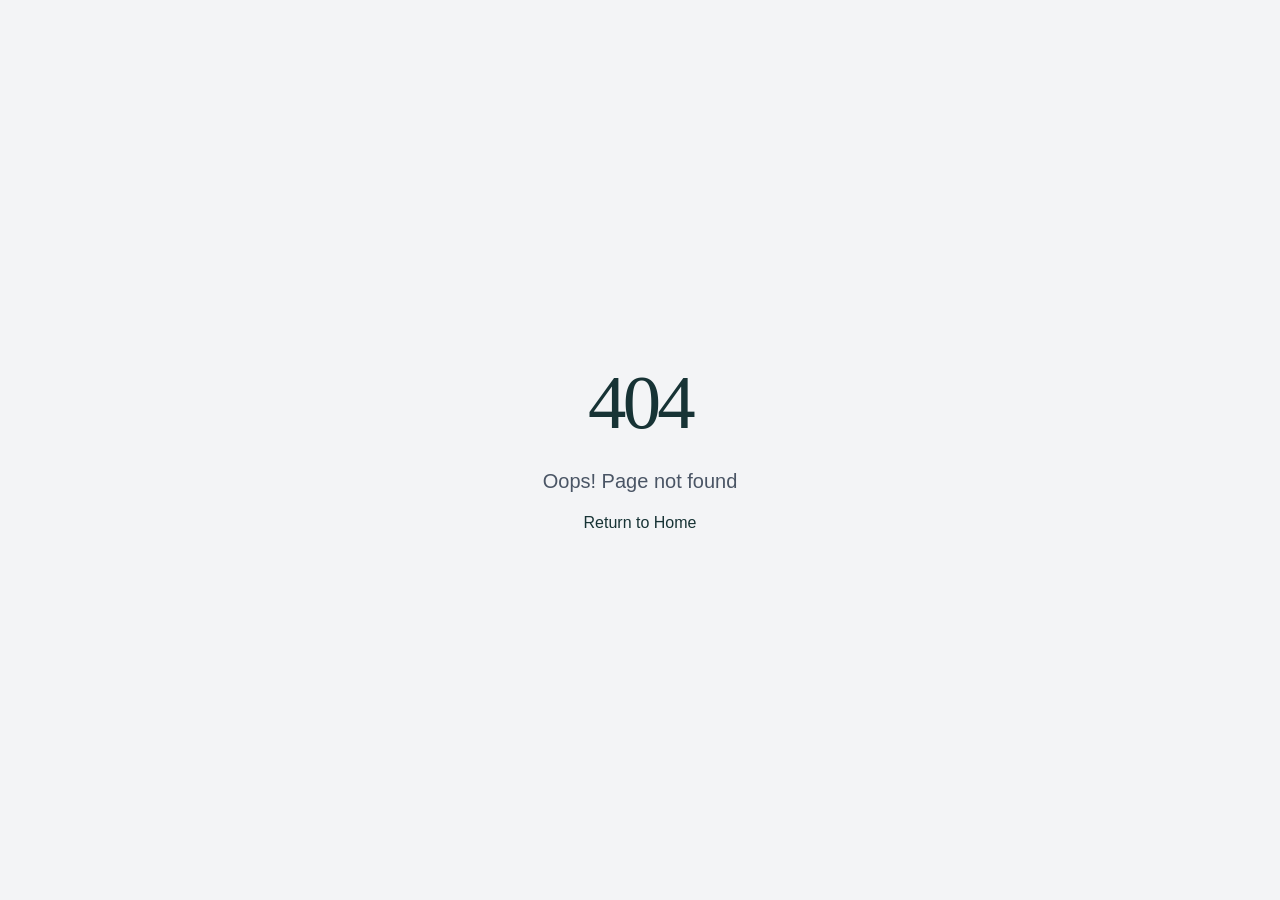
<file: index.html>
<!DOCTYPE html>
<html lang="es">
  <head>
    <meta charset="UTF-8" />
    <meta name="viewport" content="width=device-width, initial-scale=1.0" />
    <title>LevelGas | Conoce tu gas. Anticípate.</title>
    <meta name="description" content="LevelGas ayuda a conocer el nivel de gas de cilindros 5K, 11K, 15K y 45K para anticiparte antes de que se acabe." />
    <meta name="author" content="LevelGas" />
    <meta property="og:title" content="LevelGas | Conoce tu gas. Anticípate." />
    <meta property="og:description" content="LevelGas ayuda a conocer el nivel de gas de cilindros 5K, 11K, 15K y 45K para anticiparte antes de que se acabe." />
    <meta property="og:type" content="website" />
    <meta name="twitter:card" content="summary" />
    <meta name="twitter:title" content="LevelGas | Conoce tu gas. Anticípate." />
    <meta name="twitter:description" content="LevelGas ayuda a conocer el nivel de gas de cilindros 5K, 11K, 15K y 45K para anticiparte antes de que se acabe." />
    <script id="structured-data-jsonld" type="application/ld+json">
      {"@context":"https://schema.org","@type":"WebSite","name":"LevelGas","description":"LevelGas ayuda a conocer el nivel de gas de cilindros 5K, 11K, 15K y 45K para anticiparte antes de que se acabe.","url":"__SITE_URL__"}
    </script>
  <!-- Runtime config injected by the publish pipeline after backend deploy
         (window.__SKYBASE_APP_CONFIG__.apiBaseUrl). Loaded before the bundle
         so api-base.ts can read it synchronously. -->
    <script src="./app-config.js"></script>
    <script type="module" crossorigin src="/assets/index-D7jLC0O6.js"></script>
    <link rel="stylesheet" crossorigin href="/assets/index-CKy-1QkB.css">
  </head>
  <body>
    <div id="root"><link rel="preload" as="image" href="/dashboard/assets/logo-header.png"/><link rel="preload" as="image" href="/images/levelgas-family-dashboard-levelgas_2.webp"/><link rel="preload" as="image" href="/images/levelgas-ducha-afliccion_2.webp"/><link rel="preload" as="image" href="/images/como-funciona-flujo-levelgas-corregido_2.webp"/><section aria-label="Notifications alt+T" tabindex="-1" aria-live="polite" aria-relevant="additions text" aria-atomic="false"></section><main data-lov-id="src/pages/home/Index.tsx:408:6" data-lov-name="main" data-component-path="src/pages/home/Index.tsx" data-component-line="408" data-component-file="Index.tsx" data-component-name="main" data-component-content="%7B%22className%22%3A%22brand-page%22%7D" class="brand-page"><style data-lov-id="src/pages/home/Index.tsx:409:6" data-lov-name="style" data-component-path="src/pages/home/Index.tsx" data-component-line="409" data-component-file="Index.tsx" data-component-name="style" data-component-content="%7B%7D">
  @import url('https://fonts.googleapis.com/css2?family=Manrope:wght@400;500;600;700;800&family=Urbanist:ital,wght@0,600;0,700;0,800;1,700;1,800&display=swap');

  /* @section: typography-urbanist-manrope */
  .brand-page {
    --brand-navy: #182838;
    --brand-teal: #1f9d9d;
    --brand-orange: #f88018;
    --paper: #f2f7f6;
    --white: #ffffff;
    --ink-soft: rgba(24, 40, 56, 0.72);
    --line: rgba(31, 157, 157, 0.24);
    width: 100%;
    max-width: none;
    min-height: 100vh;
    margin: 0;
    overflow-x: clip;
    background: var(--paper);
    color: var(--brand-navy);
    font-family: 'Manrope', 'Avenir Next', 'Segoe UI', Arial, sans-serif;
  }

  .brand-page *, .brand-page *::before, .brand-page *::after { box-sizing: border-box; }

  /* @section: injected-branding-defense */
  #skywork-badge, [id="skywork-badge"] { display: none !important; visibility: hidden !important; opacity: 0 !important; pointer-events: none !important; }

  .brand-page h1, .brand-page h2, .brand-page h3 {
    margin: 0;
    font-family: 'Urbanist', 'Avenir Next', 'Segoe UI', Arial, sans-serif;
    letter-spacing: -0.025em;
    text-wrap: balance;
  }
  .brand-page p { margin: 0; }
  .brand-page img { max-width: 100%; }
  .brand-page a { color: inherit; }
  .brand-page section { scroll-margin-top: 86px; }

  /* @section: site-navigation */
  .brand-page .site-header {
    position: sticky;
    top: 0;
    z-index: 100;
    width: 100%;
    max-width: none;
    margin: 0;
    display: flex;
    align-items: center;
    justify-content: space-between;
    min-height: 80px;
    padding: 10px clamp(20px, 5vw, 76px);
    border-top: 4px solid var(--brand-teal);
    border-bottom: 1px solid rgba(31, 157, 157, 0.18);
    box-shadow: 0 3px 0 rgba(248, 128, 24, 0.14);
    background: rgba(248, 251, 251, 0.96);
    backdrop-filter: blur(14px);
  }
  .brand-page .brand { display: inline-flex; align-items: center; flex: 0 0 auto; }
  .brand-page .brand img { width: 142px; height: auto; display: block; }
  .brand-page .nav-links { display: flex; align-items: center; gap: clamp(18px, 2.4vw, 38px); font-size: 14px; font-weight: 700; }
  .brand-page .nav-links a { position: relative; text-decoration: none; min-height: 44px; display: inline-flex; align-items: center; }
  .brand-page .nav-links a:not(.dashboard-link)::after {
    content: ""; position: absolute; left: 0; right: 100%; bottom: 2px; height: 3px;
    background: linear-gradient(90deg, var(--brand-teal), var(--brand-orange)); transition: right 180ms ease;
  }
  .brand-page .nav-links a:hover::after { right: 0; }
  .brand-page .demo-link { gap: 8px; color: var(--brand-teal); }
  .brand-page .demo-link span { padding: 6px 10px; border: 1px solid rgba(31, 157, 157, 0.42); border-radius: 999px; background: rgba(31, 157, 157, 0.1); color: var(--brand-navy); }
  .brand-page .dashboard-link { gap: 8px; color: var(--brand-navy); }
  .brand-page .dashboard-link span { padding: 6px 10px; border: 1px solid rgba(248, 128, 24, 0.5); border-radius: 999px; color: var(--brand-orange); background: rgba(248, 128, 24, 0.12); }
  .brand-page .menu-button { display: none; width: 46px; height: 46px; border: 0; border-radius: 50%; background: rgba(31, 157, 157, 0.1); cursor: pointer; }
  .brand-page .menu-button i { display: block; width: 20px; height: 3px; margin: 4px auto; background: var(--brand-teal); transition: transform 180ms ease; }
  .brand-page .menu-button i:last-child { background: var(--brand-orange); }
  .brand-page .partner-link { color: var(--ink-soft); font-weight: 600; }
  .brand-page .partner-link:hover { color: var(--brand-navy); }

  .brand-page .eyebrow { display: flex; align-items: center; gap: 10px; color: var(--brand-teal); font-size: 13px; font-weight: 800; letter-spacing: 0.08em; text-transform: uppercase; }
  .brand-page .eyebrow::before { content: ""; width: 22px; height: 4px; background: var(--brand-orange); box-shadow: 8px 0 0 var(--brand-teal); flex: 0 0 auto; }
  .brand-page .section-heading { max-width: 760px; }
  .brand-page .section-heading h2 { margin-top: 16px; font-size: clamp(36px, 5.2vw, 72px); line-height: 0.99; }
  .brand-page .section-heading > p:last-child { margin-top: 20px; max-width: 64ch; font-size: clamp(16px, 1.3vw, 19px); line-height: 1.65; color: var(--ink-soft); }
  .brand-page .button { min-height: 48px; display: inline-flex; align-items: center; justify-content: center; gap: 12px; padding: 12px 18px; border-radius: 4px; text-decoration: none; font-size: 14px; font-weight: 800; transition: transform 180ms ease, filter 180ms ease; }
  .brand-page .button:hover { transform: translateY(-2px); }
  .brand-page .button-primary { border: 1px solid var(--brand-teal); border-bottom: 4px solid var(--brand-orange); background: var(--brand-teal); color: var(--brand-navy); box-shadow: 0 12px 24px rgba(31, 157, 157, 0.24); }
  .brand-page .button-light { border: 1px solid rgba(255,255,255,.7); border-bottom: 4px solid var(--brand-orange); background: #fff; color: var(--brand-navy); }

  /* @section: presentation-benefit */
  .brand-page .presentation { padding: 0; background: var(--paper); }
  .brand-page .hero { position: relative; width: 100%; max-width: none; margin: 0; display: grid; grid-template-columns: minmax(0, 1.05fr) minmax(0, 0.95fr); gap: clamp(34px, 6vw, 94px); align-items: center; padding: clamp(70px, 9vw, 126px) clamp(24px, 8vw, 120px); border-bottom: 5px solid transparent; border-image: linear-gradient(90deg, var(--brand-teal) 0 68%, var(--brand-orange) 68% 100%) 1; background: radial-gradient(circle at 78% 42%, rgba(31,157,157,.14), transparent 34%), linear-gradient(180deg,#f2f7f6 0%,rgba(31,157,157,.055) 100%); }
  .brand-page .hero-copy { max-width: 640px; }
  .brand-page .hero h1 { margin-top: 20px; font-size: clamp(48px, 7.4vw, 108px); line-height: 0.88; }
  .brand-page .hero h1 em { color: var(--brand-orange); font-style: italic; }
  .brand-page .hero-lead { margin-top: 28px; max-width: 54ch; color: var(--ink-soft); font-size: clamp(17px, 1.55vw, 21px); line-height: 1.62; }
  .brand-page .hero-actions { display: flex; align-items: center; flex-wrap: wrap; gap: 14px; margin-top: 32px; }
  .brand-page .hero-note { display: flex; align-items: center; gap: 10px; font-size: 13px; font-weight: 700; color: var(--ink-soft); }
  .brand-page .hero-note .dot { width: 8px; height: 8px; border-radius: 50%; background: var(--brand-orange); box-shadow: 0 0 0 5px rgba(248,128,24,.12); }
  .brand-page .hero-product { position: relative; overflow: hidden; border: 2px solid rgba(31,157,157,.5); border-radius: 4px; box-shadow: 14px 16px 0 rgba(248,128,24,.11), 0 22px 38px rgba(24,40,56,.14); }
  .brand-page .hero-product > img { display: block; width: 100%; height: clamp(320px, 38vw, 520px); object-fit: cover; object-position: right center; }
  .brand-page .promise-block { display: grid; grid-template-columns: minmax(0,.78fr) minmax(0,1.22fr); gap: clamp(36px, 6vw, 90px); align-items: center; padding: clamp(70px, 9vw, 126px) clamp(24px, 8vw, 120px); border-bottom: 5px solid var(--brand-orange); background: radial-gradient(circle at 8% 88%,rgba(255,255,255,.12),transparent 25%), radial-gradient(circle at 92% 14%,rgba(248,128,24,.18),transparent 24%), var(--brand-teal); }
  .brand-page .promise-copy .eyebrow { color: var(--brand-navy); }
  .brand-page .promise-copy h2 { margin-top: 18px; font-size: clamp(42px, 6vw, 82px); line-height: .96; }
  .brand-page .promise-copy > p:last-child { margin-top: 22px; max-width: 50ch; font-size: clamp(16px,1.35vw,19px); line-height: 1.65; }
  .brand-page .shower-scene { position: relative; margin: 0; overflow: hidden; border: 1px solid rgba(255,255,255,.5); border-radius: 6px; box-shadow: 14px 16px 0 rgba(248,128,24,.2), 0 22px 42px rgba(24,40,56,.22); }
  .brand-page .shower-scene > img { display: block; width: 100%; aspect-ratio: 4/3; object-fit: cover; transform: scale(1.07); transform-origin: 76% 48%; }
  .brand-page .shower-handwritten { position: absolute; left: 11%; top: 12%; width: 34%; color: #f8fdff; font-family: 'Segoe Print','Bradley Hand','Comic Sans MS',cursive; font-size: clamp(20px,3.4vw,56px); font-weight: 800; letter-spacing: -.045em; line-height: .95; text-align: right; text-shadow: -2px -2px 0 #1f9d9d,2px -2px 0 #1f9d9d,-2px 2px 0 #1f9d9d,2px 2px 0 #1f9d9d,3px 4px 0 rgba(31,157,157,.42); transform: rotate(-7deg); }
  .brand-page .shower-handwritten em { color: var(--brand-orange); font-style: normal; }
  .brand-page .shower-message { position: absolute; left: 3%; right: 3%; bottom: 3.5%; padding: clamp(10px,1.5vw,18px) clamp(12px,2vw,26px); border-left: clamp(5px,.55vw,9px) solid var(--brand-orange); background: linear-gradient(90deg,rgba(31,157,157,.96),rgba(31,157,157,.78)); color: #fff; font-family: Georgia,'Times New Roman',serif; font-size: clamp(17px,2.5vw,40px); font-weight: 700; line-height: 1.08; text-align: center; text-shadow: 0 2px 5px rgba(0,0,0,.42); box-shadow: 0 8px 24px rgba(0,0,0,.2); }
  .brand-page .shower-message strong { color: var(--brand-orange); }

  /* @section: how-it-works */
  .brand-page .how { padding: clamp(78px, 10vw, 148px) clamp(24px, 8vw, 120px); border-bottom: 5px solid var(--brand-orange); background: var(--brand-teal); }
  .brand-page .how .section-heading { padding-left: clamp(18px,2vw,30px); border-left: 6px solid var(--brand-orange); }
  .brand-page .how .section-heading h2 { color: #fff; }
  .brand-page .how .section-heading > p:last-child { color: var(--brand-navy); font-weight: 600; }
  /* @section: operation-layout */
  .brand-page .operation-layout { display: grid; grid-template-columns: minmax(0,1fr) minmax(290px,320px); gap: clamp(20px,2vw,30px); align-items: center; margin-top: 48px; }
  .brand-page .operation-visual { position: relative; min-width: 0; margin: 0; padding: clamp(6px,1vw,10px); overflow: hidden; border: 1px solid rgba(255,255,255,.72); border-radius: 16px; background: rgba(255,255,255,.2); box-shadow: 0 24px 46px rgba(24,40,56,.22); }
  .brand-page .operation-visual::after { content: ""; position: absolute; inset: auto 0 0; height: 6px; background: linear-gradient(90deg,var(--brand-navy) 0 36%,var(--brand-orange) 36% 64%,#fff 64%); }
  .brand-page .operation-visual img { display: block; width: 100%; aspect-ratio: 16/9; object-fit: contain; border-radius: 10px; }
  .brand-page .operation-grid { display: grid; grid-template-columns: 1fr; gap: 16px; min-width: 0; margin: 0; }
  .brand-page .operation-card { position: relative; display: grid; grid-template-columns: 44px minmax(0,1fr); column-gap: 14px; align-content: center; min-width: 0; padding: 18px; border: 1px solid rgba(255,255,255,.82); border-top: 5px solid var(--brand-orange); border-radius: 12px; background: var(--paper); color: var(--brand-navy); box-shadow: 0 16px 32px rgba(24,40,56,.14); }
  .brand-page .operation-card:not(:last-child)::after { content: "↓"; position: absolute; z-index: 3; right: auto; bottom: -15px; left: 50%; transform: translate(-50%,50%); display: grid; place-items: center; width: 30px; height: 30px; border: 2px solid #fff; border-radius: 50%; background: var(--brand-orange); color: var(--brand-navy); font-size: 18px; font-weight: 800; box-shadow: 0 8px 18px rgba(24,40,56,.22); }
  .brand-page .operation-number { display: inline-flex; grid-row: 1 / span 2; align-items: center; justify-content: center; width: 44px; height: 44px; margin: 0; border-radius: 50%; background: var(--brand-teal); color: var(--brand-navy); font-size: 13px; font-weight: 800; }
  .brand-page .operation-card h3 { font-size: clamp(20px,1.55vw,24px); line-height: 1.08; }
  .brand-page .operation-card p { margin-top: 8px; color: var(--ink-soft); font-size: 14px; line-height: 1.5; }

  /* @section: compatibility-benefits */
  .brand-page .benefits { padding: clamp(78px,10vw,148px) clamp(24px,8vw,120px); background: radial-gradient(circle at 92% 10%,rgba(248,128,24,.11),transparent 24%), linear-gradient(135deg,rgba(31,157,157,.15),rgba(31,157,157,.035)); }
  .brand-page .benefits-top { display: grid; grid-template-columns: minmax(0,.78fr) minmax(0,1.22fr); gap: clamp(36px,6vw,92px); align-items: end; }
  .brand-page .compatibility-copy { padding-left: clamp(18px,2vw,28px); border-left: 6px solid var(--brand-orange); }
  .brand-page .compatibility-copy h2 { margin-top: 16px; font-size: clamp(38px,5vw,68px); line-height: 1; }
  .brand-page .compatibility-copy > p:last-of-type { margin-top: 20px; max-width: 55ch; color: var(--ink-soft); line-height: 1.65; }
  .brand-page .size-key { display: flex; align-items: center; gap: 14px; margin-top: 26px; color: var(--brand-orange); font-size: 13px; font-weight: 800; text-transform: uppercase; letter-spacing: .06em; }
  .brand-page .size-key i { width: 90px; height: 3px; background: var(--brand-orange); }
  .brand-page .cylinder-grid { display: flex; align-items: flex-end; justify-content: space-between; gap: clamp(6px,1.5vw,22px); }
  .brand-page .cylinder-card { flex: 1 1 0; min-width: 0; padding: 16px 8px; border: 1px solid var(--line); border-top: 4px solid var(--brand-teal); border-radius: 6px; background: rgba(255,255,255,.62); text-align: center; box-shadow: 0 12px 24px rgba(24,40,56,.06); }
  .brand-page .cylinder-card:nth-child(3) { border-top-color: var(--brand-orange); }
  .brand-page .cylinder-image { width: 100%; height: clamp(130px,16vw,236px); display: flex; align-items: flex-end; justify-content: center; overflow: hidden; }
  .brand-page .cylinder-image img { width: 100%; height: 100%; object-fit: contain; object-position: center bottom; transform-origin: center bottom; }
  .brand-page .cylinder-card strong { display: block; margin-top: 14px; font-family: 'Urbanist',sans-serif; font-size: clamp(22px,2vw,31px); }
  .brand-page .cylinder-card span { display: block; margin-top: 2px; color: var(--ink-soft); font-size: 12px; }
  .brand-page .benefit-layout { display: grid; grid-template-columns: minmax(0,.82fr) minmax(0,1.18fr); column-gap: clamp(38px,6vw,92px); row-gap: clamp(34px,4vw,58px); align-items: start; margin-top: clamp(66px,8vw,116px); padding-top: clamp(58px,7vw,94px); border-top: 1px solid var(--line); }
  /* @section: benefit-media-pairs */
  .brand-page .tablet-scene, .brand-page .product-scene { margin: 0; padding: 8px; overflow: hidden; border-radius: 16px; background: #fff; }
  .brand-page .tablet-scene { border: 1px solid rgba(31,157,157,.28); box-shadow: 14px 14px 0 rgba(248,128,24,.16), 0 24px 44px rgba(24,40,56,.16); }
  .brand-page .product-scene { border: 1px solid rgba(248,128,24,.34); box-shadow: 14px 14px 0 rgba(31,157,157,.14), 0 24px 44px rgba(24,40,56,.14); }
  .brand-page .tablet-scene img, .brand-page .product-scene img { display: block; width: 100%; aspect-ratio: 4/3; object-fit: cover; border-radius: 10px; }
  .brand-page .tablet-scene figcaption, .brand-page .product-scene figcaption { margin: 12px 4px 4px; padding: 11px 14px; background: var(--paper); font-size: 13px; font-weight: 800; line-height: 1.4; }
  .brand-page .tablet-scene figcaption { border-left: 4px solid var(--brand-orange); }
  .brand-page .product-scene figcaption { border-left: 4px solid var(--brand-teal); }
  .brand-page .tablet-note { display: block; margin: 8px 5px 4px; color: var(--ink-soft); font-size: 11px; line-height: 1.4; }
  /* @section: advantages-title-rule */
  .brand-page .advantage-copy h2 { position: relative; width: fit-content; max-width: 100%; padding-bottom: 20px; font-size: clamp(38px,5vw,68px); line-height: 1; }
  .brand-page .advantage-copy h2::after { content: ""; position: absolute; left: 0; bottom: 0; width: min(220px, 42%); height: 3px; border-radius: 999px; background: var(--brand-orange); }
  .brand-page .advantage-copy > p { margin-top: 24px; max-width: 58ch; color: var(--ink-soft); font-size: 17px; line-height: 1.65; }
  .brand-page .advantage-list { display: grid; grid-template-columns: 1fr; list-style: none; padding: 0; margin: 34px 0 0; border-top: 1px solid var(--line); }
  .brand-page .advantage-list--continuation { margin-top: 0; }
  .brand-page .advantage-list li { display: flex; gap: 12px; padding: 18px 16px 18px 0; border-bottom: 1px solid var(--line); font-size: 14px; line-height: 1.5; }
  .brand-page .advantage-list b { flex: 0 0 auto; color: var(--brand-orange); font-size: 12px; }

  /* @section: installation-guide */
  .brand-page .installation { padding: clamp(78px,10vw,148px) clamp(24px,8vw,120px); border-top: 5px solid var(--brand-orange); background: var(--brand-navy); color: #fff; }
  .brand-page .installation .eyebrow { color: #fff; }
  .brand-page .installation .section-heading > p:last-child { color: rgba(255,255,255,.72); }
  .brand-page .install-intro { display: grid; grid-template-columns: minmax(0,.92fr) minmax(0,1.08fr); gap: clamp(34px,5vw,72px); align-items: start; }
  .brand-page .install-summary { padding: 26px; border: 1px solid rgba(255,255,255,.18); border-left: 6px solid var(--brand-orange); border-radius: 8px; background: rgba(255,255,255,.07); }
  .brand-page .install-summary strong { display: block; color: var(--brand-orange); font-family: 'Urbanist',sans-serif; font-size: 25px; }
  .brand-page .install-summary p { margin-top: 10px; color: rgba(255,255,255,.75); line-height: 1.62; }
  .brand-page .install-grid { display: grid; grid-template-columns: repeat(3,minmax(0,1fr)); gap: 14px; margin-top: 48px; }
  .brand-page .install-card { min-width: 0; padding: 24px; border: 1px solid rgba(255,255,255,.16); border-radius: 10px; background: rgba(255,255,255,.055); }
  .brand-page .install-card:nth-child(4n+1) { border-top: 4px solid var(--brand-teal); }
  .brand-page .install-card:nth-child(4n+2) { border-top: 4px solid var(--brand-orange); }
  .brand-page .install-card:nth-child(4n+3) { border-top: 4px solid #fff; }
  .brand-page .install-card:nth-child(4n+4) { border-top: 4px solid var(--brand-teal); }
  .brand-page .install-number { display: inline-flex; align-items: center; justify-content: center; width: 42px; height: 42px; border-radius: 50%; background: var(--brand-teal); color: var(--brand-navy); font-size: 12px; font-weight: 800; }
  .brand-page .install-card h3 { margin-top: 20px; font-size: 22px; line-height: 1.1; }
  .brand-page .install-card p { margin-top: 12px; color: rgba(255,255,255,.72); font-size: 14px; line-height: 1.62; }
  .brand-page .reset-callout { display: grid; grid-template-columns: auto 1fr; gap: 18px; align-items: center; margin-top: 26px; padding: 22px 24px; border: 1px solid rgba(248,128,24,.55); border-radius: 10px; background: rgba(248,128,24,.12); }
  .brand-page .reset-callout b { color: var(--brand-orange); font-family: 'Urbanist',sans-serif; font-size: 32px; }
  .brand-page .reset-callout strong { color: #fff; }
  .brand-page .reset-callout p { margin-top: 4px; color: rgba(255,255,255,.76); line-height: 1.55; }
  .brand-page .support-title { margin-top: clamp(62px,7vw,94px); font-size: clamp(34px,4vw,54px); }
  .brand-page .support-intro { margin-top: 14px; color: rgba(255,255,255,.68); line-height: 1.6; }
  .brand-page .support-grid { display: grid; grid-template-columns: repeat(2,minmax(0,1fr)); gap: 12px; margin-top: 28px; }
  .brand-page .support-grid details { border: 1px solid rgba(255,255,255,.16); border-radius: 8px; background: rgba(255,255,255,.055); }
  .brand-page .support-grid summary { min-height: 58px; display: flex; align-items: center; justify-content: space-between; gap: 18px; padding: 15px 18px; cursor: pointer; list-style: none; font-weight: 800; }
  .brand-page .support-grid summary::-webkit-details-marker { display: none; }
  .brand-page .support-grid summary::after { content: "+"; color: var(--brand-orange); font-size: 24px; }
  .brand-page .support-grid details[open] summary::after { content: "−"; }
  .brand-page .support-grid details p { padding: 0 18px 18px; color: rgba(255,255,255,.7); font-size: 14px; line-height: 1.62; }
  .brand-page .installation-cta { display: grid; grid-template-columns: 1fr auto; gap: 24px; align-items: center; margin-top: 46px; padding: clamp(24px,3vw,38px); border-radius: 12px; background: var(--brand-teal); color: var(--brand-navy); }
  .brand-page .installation-cta h3 { font-size: clamp(28px,3vw,42px); }
  .brand-page .installation-cta p { margin-top: 8px; max-width: 64ch; line-height: 1.55; }

  /* @section: footer */
  .brand-page footer { display: grid; grid-template-columns: 1fr auto auto; gap: 24px; align-items: center; padding: 28px clamp(24px,8vw,120px); border-top: 5px solid var(--brand-orange); background: linear-gradient(90deg,rgba(255,255,255,.09),transparent 34%,rgba(248,128,24,.16)),var(--brand-teal); color: var(--brand-navy); }
  .brand-page .footer-brand { width: fit-content; padding: 7px 10px; border-left: 4px solid var(--brand-orange); border-radius: 4px; background: #fff; }
  .brand-page footer p { font-weight: 800; }
  .brand-page footer span { font-size: 12px; }

  @media (max-width: 1400px) {
    .brand-page .site-header { min-height: 74px; }
    .brand-page .menu-button { display: block; }
    .brand-page .nav-links { position: absolute; top: calc(100% + 1px); left: 14px; right: 14px; display: none; flex-direction: column; align-items: stretch; gap: 0; padding: 12px; border: 1px solid var(--line); border-top: 4px solid var(--brand-orange); border-radius: 6px; background: var(--paper); box-shadow: 0 18px 34px rgba(24,40,56,.16); }
    .brand-page .nav-links.is-open { display: flex; }
    .brand-page .nav-links a { min-height: 52px; padding: 0 10px; }
    .brand-page .nav-links a:not(.dashboard-link)::after { display: none; }
    .brand-page .dashboard-link { justify-content: space-between; }
    .brand-page .operation-layout { grid-template-columns: minmax(0,1fr) minmax(270px,300px); gap: 22px; }
    .brand-page .operation-grid { gap: 16px; }
    .brand-page .install-grid { grid-template-columns: repeat(2,minmax(0,1fr)); }
    .brand-page .hero, .brand-page .promise-block, .brand-page .benefits-top, .brand-page .benefit-layout { gap: 38px; }
  }

  @media (max-width: 820px) {
    .brand-page .hero, .brand-page .promise-block, .brand-page .benefits-top, .brand-page .benefit-layout, .brand-page .install-intro { grid-template-columns: 1fr; }
    .brand-page .hero { padding-top: 62px; }
    .brand-page .hero-copy { max-width: 680px; }
    .brand-page .promise-block { align-items: start; }
    .brand-page .operation-layout { grid-template-columns: 1fr; align-items: stretch; }
    .brand-page .operation-grid { gap: 40px; }
    .brand-page .operation-card { display: block; padding: clamp(22px,4vw,28px); }
    .brand-page .operation-card:not(:last-child)::after { bottom: -36px; }
    .brand-page .operation-number { margin-bottom: 14px; }
    .brand-page .installation-cta { grid-template-columns: 1fr; }
    .brand-page .installation-cta .button { width: 100%; }
    .brand-page footer { grid-template-columns: 1fr; text-align: center; justify-items: center; }
  }

  @media (max-width: 600px) {
    .brand-page section { scroll-margin-top: 76px; }
    .brand-page .site-header { padding-inline: 18px; }
    .brand-page .brand img { width: 126px; }
    .brand-page .hero, .brand-page .promise-block, .brand-page .how, .brand-page .benefits, .brand-page .installation { padding-inline: 20px; }
    .brand-page .hero h1 { font-size: clamp(46px,15vw,70px); }
    .brand-page .hero-product > img { height: 300px; }
    .brand-page .shower-handwritten { left: 7%; top: 9%; width: 38%; font-size: clamp(20px,8vw,36px); }
    .brand-page .shower-message { font-size: clamp(15px,5.5vw,26px); }
    .brand-page .operation-grid, .brand-page .install-grid, .brand-page .support-grid, .brand-page .advantage-list { grid-template-columns: 1fr; }
    .brand-page .operation-card:not(:last-child)::after { content: "↓"; top: auto; right: auto; left: 50%; transform: translate(-50%,50%); }
    .brand-page .cylinder-grid { gap: 5px; }
    .brand-page .cylinder-card { padding: 10px 3px; }
    .brand-page .cylinder-image { height: clamp(112px,34vw,176px); }
    .brand-page .cylinder-card strong { margin-top: 8px; font-size: 21px; }
    .brand-page .cylinder-card span { font-size: 10px; min-height: 28px; }
    .brand-page .reset-callout { grid-template-columns: 1fr; }
    .brand-page .reset-callout b { font-size: 26px; }
  }

  @media (prefers-reduced-motion: reduce) {
    .brand-page *, .brand-page *::before, .brand-page *::after { scroll-behavior: auto !important; transition-duration: .01ms !important; }
  }
</style><header data-lov-id="src/pages/home/Index.tsx:412:6" data-lov-name="header" data-component-path="src/pages/home/Index.tsx" data-component-line="412" data-component-file="Index.tsx" data-component-name="header" data-component-content="%7B%22className%22%3A%22site-header%22%7D" class="site-header"><a data-lov-id="src/pages/home/Index.tsx:413:8" data-lov-name="a" data-component-path="src/pages/home/Index.tsx" data-component-line="413" data-component-file="Index.tsx" data-component-name="a" data-component-content="%7B%22className%22%3A%22brand%22%7D" class="brand" href="#inicio" aria-label="LevelGas, inicio"><img data-lov-id="src/pages/home/Index.tsx:414:10" data-lov-name="img" data-component-path="src/pages/home/Index.tsx" data-component-line="414" data-component-file="Index.tsx" data-component-name="img" data-component-content="%7B%7D" src="/dashboard/assets/logo-header.png" alt="LevelGas"/></a><button data-lov-id="src/pages/home/Index.tsx:416:8" data-lov-name="button" data-component-path="src/pages/home/Index.tsx" data-component-line="416" data-component-file="Index.tsx" data-component-name="button" data-component-content="%7B%22className%22%3A%22menu-button%22%7D" class="menu-button" type="button" aria-expanded="false" aria-controls="main-navigation" aria-label="Abrir menú"><i data-lov-id="src/pages/home/Index.tsx:424:10" data-lov-name="i" data-component-path="src/pages/home/Index.tsx" data-component-line="424" data-component-file="Index.tsx" data-component-name="i" data-component-content="%7B%7D"></i><i data-lov-id="src/pages/home/Index.tsx:424:15" data-lov-name="i" data-component-path="src/pages/home/Index.tsx" data-component-line="424" data-component-file="Index.tsx" data-component-name="i" data-component-content="%7B%7D"></i></button><nav data-lov-id="src/pages/home/Index.tsx:426:8" data-lov-name="nav" data-component-path="src/pages/home/Index.tsx" data-component-line="426" data-component-file="Index.tsx" data-component-name="nav" data-component-content="%7B%7D" id="main-navigation" class="nav-links" aria-label="Navegación principal"><a data-lov-id="src/pages/home/Index.tsx:427:10" data-lov-name="a" data-component-path="src/pages/home/Index.tsx" data-component-line="427" data-component-file="Index.tsx" data-component-name="a" data-component-content="%7B%22text%22%3A%22C%C3%B3mo%20funciona%22%7D" href="#como-funciona">Cómo funciona</a><a data-lov-id="src/pages/home/Index.tsx:428:10" data-lov-name="a" data-component-path="src/pages/home/Index.tsx" data-component-line="428" data-component-file="Index.tsx" data-component-name="a" data-component-content="%7B%22text%22%3A%22Compatibilidad%20y%20beneficios%22%7D" href="#compatibilidad">Compatibilidad y beneficios</a><a data-lov-id="src/pages/home/Index.tsx:429:10" data-lov-name="a" data-component-path="src/pages/home/Index.tsx" data-component-line="429" data-component-file="Index.tsx" data-component-name="a" data-component-content="%7B%22text%22%3A%22C%C3%B3mo%20instalar%20mi%20b%C3%A1scula%22%7D" href="#instalacion">Cómo instalar mi báscula</a><a data-lov-id="src/pages/home/Index.tsx:430:10" data-lov-name="a" data-component-path="src/pages/home/Index.tsx" data-component-line="430" data-component-file="Index.tsx" data-component-name="a" data-component-content="%7B%22text%22%3A%22Dashboard%22%2C%22className%22%3A%22demo-link%22%7D" class="demo-link" href="/dashboard/demo/">Dashboard <span data-lov-id="src/pages/home/Index.tsx:430:89" data-lov-name="span" data-component-path="src/pages/home/Index.tsx" data-component-line="430" data-component-file="Index.tsx" data-component-name="span" data-component-content="%7B%22text%22%3A%22Ver%20demo%22%7D">Ver demo</span></a><a data-lov-id="src/pages/home/Index.tsx:431:10" data-lov-name="a" data-component-path="src/pages/home/Index.tsx" data-component-line="431" data-component-file="Index.tsx" data-component-name="a" data-component-content="%7B%22text%22%3A%22Acceso%20a%20mi%20dashboard%22%2C%22className%22%3A%22dashboard-link%22%7D" class="dashboard-link" href="/dashboard/">Acceso a mi dashboard</a><a data-lov-id="src/pages/home/Index.tsx:432:10" data-lov-name="a" data-component-path="src/pages/home/Index.tsx" data-component-line="432" data-component-file="Index.tsx" data-component-name="a" data-component-content="%7B%22text%22%3A%22Portal%20distribuidoras%22%2C%22className%22%3A%22partner-link%22%7D" class="partner-link" href="/distribuidoras/">Portal distribuidoras</a></nav></header><section data-lov-id="src/pages/home/Index.tsx:437:6" data-lov-name="section" data-component-path="src/pages/home/Index.tsx" data-component-line="437" data-component-file="Index.tsx" data-component-name="section" data-component-content="%7B%22className%22%3A%22presentation%22%7D" class="presentation" id="inicio" aria-labelledby="presentation-title"><div data-lov-id="src/pages/home/Index.tsx:438:8" data-lov-name="div" data-component-path="src/pages/home/Index.tsx" data-component-line="438" data-component-file="Index.tsx" data-component-name="div" data-component-content="%7B%22className%22%3A%22hero%22%7D" class="hero"><div data-lov-id="src/pages/home/Index.tsx:439:10" data-lov-name="div" data-component-path="src/pages/home/Index.tsx" data-component-line="439" data-component-file="Index.tsx" data-component-name="div" data-component-content="%7B%22className%22%3A%22hero-copy%22%7D" class="hero-copy"><p data-lov-id="src/pages/home/Index.tsx:440:12" data-lov-name="p" data-component-path="src/pages/home/Index.tsx" data-component-line="440" data-component-file="Index.tsx" data-component-name="p" data-component-content="%7B%22text%22%3A%22Conoce%20tu%20gas%20antes%20de%20que%20se%20acabe%22%2C%22className%22%3A%22eyebrow%22%7D" class="eyebrow">Conoce tu gas antes de que se acabe</p><h1 data-lov-id="src/pages/home/Index.tsx:441:12" data-lov-name="h1" data-component-path="src/pages/home/Index.tsx" data-component-line="441" data-component-file="Index.tsx" data-component-name="h1" data-component-content="%7B%22text%22%3A%22La%20tranquilidad%20de%22%7D" id="presentation-title">La tranquilidad de <em data-lov-id="src/pages/home/Index.tsx:441:59" data-lov-name="em" data-component-path="src/pages/home/Index.tsx" data-component-line="441" data-component-file="Index.tsx" data-component-name="em" data-component-content="%7B%22text%22%3A%22anticiparte.%22%7D">anticiparte.</em></h1><p data-lov-id="src/pages/home/Index.tsx:442:12" data-lov-name="p" data-component-path="src/pages/home/Index.tsx" data-component-line="442" data-component-file="Index.tsx" data-component-name="p" data-component-content="%7B%22text%22%3A%22LevelGas%20te%20ayuda%20a%20entender%20el%20nivel%20de%20tu%20cilindro%20para%20que%20el%20gas%20no%20te%20tome%20por%20sorpresa.%22%2C%22className%22%3A%22hero-lead%22%7D" class="hero-lead">LevelGas te ayuda a entender el nivel de tu cilindro para que el gas no te tome por sorpresa.</p><div data-lov-id="src/pages/home/Index.tsx:443:12" data-lov-name="div" data-component-path="src/pages/home/Index.tsx" data-component-line="443" data-component-file="Index.tsx" data-component-name="div" data-component-content="%7B%22className%22%3A%22hero-actions%22%7D" class="hero-actions"><a data-lov-id="src/pages/home/Index.tsx:444:14" data-lov-name="a" data-component-path="src/pages/home/Index.tsx" data-component-line="444" data-component-file="Index.tsx" data-component-name="a" data-component-content="%7B%22text%22%3A%22Descubre%20c%C3%B3mo%20funciona%22%2C%22className%22%3A%22button%20button-primary%22%7D" class="button button-primary" href="#como-funciona">Descubre cómo funciona <b data-lov-id="src/pages/home/Index.tsx:444:96" data-lov-name="b" data-component-path="src/pages/home/Index.tsx" data-component-line="444" data-component-file="Index.tsx" data-component-name="b" data-component-content="%7B%22text%22%3A%22%E2%86%92%22%7D">→</b></a><div data-lov-id="src/pages/home/Index.tsx:445:14" data-lov-name="div" data-component-path="src/pages/home/Index.tsx" data-component-line="445" data-component-file="Index.tsx" data-component-name="div" data-component-content="%7B%22text%22%3A%22Dise%C3%B1ado%20para%20el%20d%C3%ADa%20a%20d%C3%ADa%20en%20casa%22%2C%22className%22%3A%22hero-note%22%7D" class="hero-note"><span data-lov-id="src/pages/home/Index.tsx:445:41" data-lov-name="span" data-component-path="src/pages/home/Index.tsx" data-component-line="445" data-component-file="Index.tsx" data-component-name="span" data-component-content="%7B%22className%22%3A%22dot%22%7D" class="dot"></span> Diseñado para el día a día en casa</div></div></div><figure data-lov-id="src/pages/home/Index.tsx:448:10" data-lov-name="figure" data-component-path="src/pages/home/Index.tsx" data-component-line="448" data-component-file="Index.tsx" data-component-name="figure" data-component-content="%7B%22className%22%3A%22hero-product%22%7D" class="hero-product"><img data-lov-id="src/pages/home/Index.tsx:449:12" data-lov-name="img" data-component-path="src/pages/home/Index.tsx" data-component-line="449" data-component-file="Index.tsx" data-component-name="img" data-component-content="%7B%7D" src="/images/levelgas-family-dashboard-levelgas_2.webp" alt="Mujer consultando el dashboard real de LevelGas en su teléfono"/></figure></div><div data-lov-id="src/pages/home/Index.tsx:453:8" data-lov-name="div" data-component-path="src/pages/home/Index.tsx" data-component-line="453" data-component-file="Index.tsx" data-component-name="div" data-component-content="%7B%22className%22%3A%22promise-block%22%7D" class="promise-block"><div data-lov-id="src/pages/home/Index.tsx:454:10" data-lov-name="div" data-component-path="src/pages/home/Index.tsx" data-component-line="454" data-component-file="Index.tsx" data-component-name="div" data-component-content="%7B%22className%22%3A%22promise-copy%22%7D" class="promise-copy"><p data-lov-id="src/pages/home/Index.tsx:455:12" data-lov-name="p" data-component-path="src/pages/home/Index.tsx" data-component-line="455" data-component-file="Index.tsx" data-component-name="p" data-component-content="%7B%22text%22%3A%22Un%20cambio%20simple%22%2C%22className%22%3A%22eyebrow%22%7D" class="eyebrow">Un cambio simple</p><h2 data-lov-id="src/pages/home/Index.tsx:456:12" data-lov-name="h2" data-component-path="src/pages/home/Index.tsx" data-component-line="456" data-component-file="Index.tsx" data-component-name="h2" data-component-content="%7B%22text%22%3A%22No%20esperes%20a%20que%20la%20llama%20se%20apague.%22%7D">No esperes a que la llama se apague.</h2><p data-lov-id="src/pages/home/Index.tsx:457:12" data-lov-name="p" data-component-path="src/pages/home/Index.tsx" data-component-line="457" data-component-file="Index.tsx" data-component-name="p" data-component-content="%7B%22text%22%3A%22Con%20una%20referencia%20clara%20del%20nivel%20de%20gas%2C%20es%20m%C3%A1s%20f%C3%A1cil%20decidir%20cu%C3%A1ndo%20preparar%20el%20recambio.%20Menos%20incertidumbre%3B%20m%C3%A1s%20control%20para%20tu%20hogar.%22%7D">Con una referencia clara del nivel de gas, es más fácil decidir cuándo preparar el recambio. Menos incertidumbre; más control para tu hogar.</p></div><figure data-lov-id="src/pages/home/Index.tsx:459:10" data-lov-name="figure" data-component-path="src/pages/home/Index.tsx" data-component-line="459" data-component-file="Index.tsx" data-component-name="figure" data-component-content="%7B%22className%22%3A%22shower-scene%22%7D" class="shower-scene"><img data-lov-id="src/pages/home/Index.tsx:460:12" data-lov-name="img" data-component-path="src/pages/home/Index.tsx" data-component-line="460" data-component-file="Index.tsx" data-component-name="img" data-component-content="%7B%7D" src="/images/levelgas-ducha-afliccion_2.webp" alt="Persona preocupada al quedarse sin gas durante la ducha"/><figcaption data-lov-id="src/pages/home/Index.tsx:461:12" data-lov-name="figcaption" data-component-path="src/pages/home/Index.tsx" data-component-line="461" data-component-file="Index.tsx" data-component-name="figcaption" data-component-content="%7B%22text%22%3A%22se%20me%20acab%C3%B3%20el%22%2C%22className%22%3A%22shower-handwritten%22%7D" class="shower-handwritten" aria-label="se me acabó el gaaaas">se me acabó el <em data-lov-id="src/pages/home/Index.tsx:461:105" data-lov-name="em" data-component-path="src/pages/home/Index.tsx" data-component-line="461" data-component-file="Index.tsx" data-component-name="em" data-component-content="%7B%22text%22%3A%22gaaaas%22%7D">gaaaas</em></figcaption><div data-lov-id="src/pages/home/Index.tsx:462:12" data-lov-name="div" data-component-path="src/pages/home/Index.tsx" data-component-line="462" data-component-file="Index.tsx" data-component-name="div" data-component-content="%7B%22text%22%3A%22Con%20Nunca%20te%20quedar%C3%A1s%20sin%20Gas%22%2C%22className%22%3A%22shower-message%22%7D" class="shower-message" aria-label="Con LevelGas Nunca te quedarás sin Gas">Con <strong data-lov-id="src/pages/home/Index.tsx:462:100" data-lov-name="strong" data-component-path="src/pages/home/Index.tsx" data-component-line="462" data-component-file="Index.tsx" data-component-name="strong" data-component-content="%7B%22text%22%3A%22LevelGas%22%7D">LevelGas</strong> Nunca te quedarás sin Gas</div></figure></div></section><section data-lov-id="src/pages/home/Index.tsx:468:6" data-lov-name="section" data-component-path="src/pages/home/Index.tsx" data-component-line="468" data-component-file="Index.tsx" data-component-name="section" data-component-content="%7B%22className%22%3A%22how%22%7D" class="how" id="como-funciona" aria-labelledby="how-title"><div data-lov-id="src/pages/home/Index.tsx:469:8" data-lov-name="div" data-component-path="src/pages/home/Index.tsx" data-component-line="469" data-component-file="Index.tsx" data-component-name="div" data-component-content="%7B%22className%22%3A%22section-heading%22%7D" class="section-heading"><p data-lov-id="src/pages/home/Index.tsx:470:10" data-lov-name="p" data-component-path="src/pages/home/Index.tsx" data-component-line="470" data-component-file="Index.tsx" data-component-name="p" data-component-content="%7B%22text%22%3A%22Simple%2C%20autom%C3%A1tico%20y%20conectado%22%2C%22className%22%3A%22eyebrow%22%7D" class="eyebrow">Simple, automático y conectado</p><h2 data-lov-id="src/pages/home/Index.tsx:471:10" data-lov-name="h2" data-component-path="src/pages/home/Index.tsx" data-component-line="471" data-component-file="Index.tsx" data-component-name="h2" data-component-content="%7B%22text%22%3A%22C%C3%B3mo%20funciona%22%7D" id="how-title">Cómo funciona</h2><p data-lov-id="src/pages/home/Index.tsx:472:10" data-lov-name="p" data-component-path="src/pages/home/Index.tsx" data-component-line="472" data-component-file="Index.tsx" data-component-name="p" data-component-content="%7B%22text%22%3A%22LevelGas%20mide%20tu%20cilindro%20y%20env%C3%ADa%20la%20informaci%C3%B3n%20para%20que%20puedas%20consultarla%20f%C3%A1cilmente%20desde%20tu%20tel%C3%A9fono%20o%20computador.%22%7D">LevelGas mide tu cilindro y envía la información para que puedas consultarla fácilmente desde tu teléfono o computador.</p></div><div data-lov-id="src/pages/home/Index.tsx:476:8" data-lov-name="div" data-component-path="src/pages/home/Index.tsx" data-component-line="476" data-component-file="Index.tsx" data-component-name="div" data-component-content="%7B%22className%22%3A%22operation-layout%22%7D" class="operation-layout"><figure data-lov-id="src/pages/home/Index.tsx:478:10" data-lov-name="figure" data-component-path="src/pages/home/Index.tsx" data-component-line="478" data-component-file="Index.tsx" data-component-name="figure" data-component-content="%7B%22className%22%3A%22operation-visual%22%7D" class="operation-visual"><img data-lov-id="src/pages/home/Index.tsx:479:12" data-lov-name="img" data-component-path="src/pages/home/Index.tsx" data-component-line="479" data-component-file="Index.tsx" data-component-name="img" data-component-content="%7B%7D" src="/images/como-funciona-flujo-levelgas-corregido_2.webp" alt="Vista cenital de un hogar donde una báscula LevelGas transmite la información del cilindro al router, a internet, a los servidores LevelGas y luego al smartphone y computador de la familia"/></figure><div data-lov-id="src/pages/home/Index.tsx:486:10" data-lov-name="div" data-component-path="src/pages/home/Index.tsx" data-component-line="486" data-component-file="Index.tsx" data-component-name="div" data-component-content="%7B%22className%22%3A%22operation-grid%22%7D" class="operation-grid"><article data-lov-id="src/pages/home/Index.tsx:488:14" data-lov-name="article" data-component-path="src/pages/home/Index.tsx" data-component-line="488" data-component-file="Index.tsx" data-component-name="article" data-component-content="%7B%22className%22%3A%22operation-card%22%7D" class="operation-card"><span data-lov-id="src/pages/home/Index.tsx:489:16" data-lov-name="span" data-component-path="src/pages/home/Index.tsx" data-component-line="489" data-component-file="Index.tsx" data-component-name="span" data-component-content="%7B%22className%22%3A%22operation-number%22%7D" class="operation-number" aria-hidden="true">01</span><h3 data-lov-id="src/pages/home/Index.tsx:490:16" data-lov-name="h3" data-component-path="src/pages/home/Index.tsx" data-component-line="490" data-component-file="Index.tsx" data-component-name="h3" data-component-content="%7B%7D">La báscula emite una señal Wi-Fi</h3><p data-lov-id="src/pages/home/Index.tsx:491:16" data-lov-name="p" data-component-path="src/pages/home/Index.tsx" data-component-line="491" data-component-file="Index.tsx" data-component-name="p" data-component-content="%7B%7D">Al activarse, LevelGas mide el cilindro y envía la información mediante Wi-Fi.</p></article><article data-lov-id="src/pages/home/Index.tsx:488:14" data-lov-name="article" data-component-path="src/pages/home/Index.tsx" data-component-line="488" data-component-file="Index.tsx" data-component-name="article" data-component-content="%7B%22className%22%3A%22operation-card%22%7D" class="operation-card"><span data-lov-id="src/pages/home/Index.tsx:489:16" data-lov-name="span" data-component-path="src/pages/home/Index.tsx" data-component-line="489" data-component-file="Index.tsx" data-component-name="span" data-component-content="%7B%22className%22%3A%22operation-number%22%7D" class="operation-number" aria-hidden="true">02</span><h3 data-lov-id="src/pages/home/Index.tsx:490:16" data-lov-name="h3" data-component-path="src/pages/home/Index.tsx" data-component-line="490" data-component-file="Index.tsx" data-component-name="h3" data-component-content="%7B%7D">El router de tu hogar recibe la señal</h3><p data-lov-id="src/pages/home/Index.tsx:491:16" data-lov-name="p" data-component-path="src/pages/home/Index.tsx" data-component-line="491" data-component-file="Index.tsx" data-component-name="p" data-component-content="%7B%7D">La información es recibida por el router Wi-Fi de tu casa.</p></article><article data-lov-id="src/pages/home/Index.tsx:488:14" data-lov-name="article" data-component-path="src/pages/home/Index.tsx" data-component-line="488" data-component-file="Index.tsx" data-component-name="article" data-component-content="%7B%22className%22%3A%22operation-card%22%7D" class="operation-card"><span data-lov-id="src/pages/home/Index.tsx:489:16" data-lov-name="span" data-component-path="src/pages/home/Index.tsx" data-component-line="489" data-component-file="Index.tsx" data-component-name="span" data-component-content="%7B%22className%22%3A%22operation-number%22%7D" class="operation-number" aria-hidden="true">03</span><h3 data-lov-id="src/pages/home/Index.tsx:490:16" data-lov-name="h3" data-component-path="src/pages/home/Index.tsx" data-component-line="490" data-component-file="Index.tsx" data-component-name="h3" data-component-content="%7B%7D">La información llega a LevelGas</h3><p data-lov-id="src/pages/home/Index.tsx:491:16" data-lov-name="p" data-component-path="src/pages/home/Index.tsx" data-component-line="491" data-component-file="Index.tsx" data-component-name="p" data-component-content="%7B%7D">A través de internet, llega a los servidores de LevelGas y queda disponible en tu smartphone o computador personal.</p></article></div></div></section><section data-lov-id="src/pages/home/Index.tsx:499:6" data-lov-name="section" data-component-path="src/pages/home/Index.tsx" data-component-line="499" data-component-file="Index.tsx" data-component-name="section" data-component-content="%7B%22className%22%3A%22benefits%22%7D" class="benefits" id="compatibilidad" aria-labelledby="compatibility-title"><div data-lov-id="src/pages/home/Index.tsx:500:8" data-lov-name="div" data-component-path="src/pages/home/Index.tsx" data-component-line="500" data-component-file="Index.tsx" data-component-name="div" data-component-content="%7B%22className%22%3A%22benefits-top%22%7D" class="benefits-top"><div data-lov-id="src/pages/home/Index.tsx:501:10" data-lov-name="div" data-component-path="src/pages/home/Index.tsx" data-component-line="501" data-component-file="Index.tsx" data-component-name="div" data-component-content="%7B%22className%22%3A%22compatibility-copy%22%7D" class="compatibility-copy"><p data-lov-id="src/pages/home/Index.tsx:502:12" data-lov-name="p" data-component-path="src/pages/home/Index.tsx" data-component-line="502" data-component-file="Index.tsx" data-component-name="p" data-component-content="%7B%22text%22%3A%22Compatibilidad%22%2C%22className%22%3A%22eyebrow%22%7D" class="eyebrow">Compatibilidad</p><h2 data-lov-id="src/pages/home/Index.tsx:503:12" data-lov-name="h2" data-component-path="src/pages/home/Index.tsx" data-component-line="503" data-component-file="Index.tsx" data-component-name="h2" data-component-content="%7B%22text%22%3A%22Una%20soluci%C3%B3n%20que%20se%20adapta%20a%20tu%20cilindro.%22%7D" id="compatibility-title">Una solución que se adapta a tu cilindro.</h2><p data-lov-id="src/pages/home/Index.tsx:504:12" data-lov-name="p" data-component-path="src/pages/home/Index.tsx" data-component-line="504" data-component-file="Index.tsx" data-component-name="p" data-component-content="%7B%22text%22%3A%22LevelGas%20est%C3%A1%20pensado%20para%20acompa%C3%B1ar%20los%20formatos%20de%20cilindro%20que%20se%20encuentran%20habitualmente%20en%20el%20hogar.%22%7D">LevelGas está pensado para acompañar los formatos de cilindro que se encuentran habitualmente en el hogar.</p><div data-lov-id="src/pages/home/Index.tsx:505:12" data-lov-name="div" data-component-path="src/pages/home/Index.tsx" data-component-line="505" data-component-file="Index.tsx" data-component-name="div" data-component-content="%7B%22className%22%3A%22size-key%22%7D" class="size-key"><span data-lov-id="src/pages/home/Index.tsx:505:38" data-lov-name="span" data-component-path="src/pages/home/Index.tsx" data-component-line="505" data-component-file="Index.tsx" data-component-name="span" data-component-content="%7B%22text%22%3A%224%20formatos%20compatibles%22%7D">4 formatos compatibles</span><i data-lov-id="src/pages/home/Index.tsx:505:73" data-lov-name="i" data-component-path="src/pages/home/Index.tsx" data-component-line="505" data-component-file="Index.tsx" data-component-name="i" data-component-content="%7B%7D"></i></div></div><div data-lov-id="src/pages/home/Index.tsx:507:10" data-lov-name="div" data-component-path="src/pages/home/Index.tsx" data-component-line="507" data-component-file="Index.tsx" data-component-name="div" data-component-content="%7B%22className%22%3A%22cylinder-grid%22%7D" class="cylinder-grid" aria-label="Cilindros compatibles"><article data-lov-id="src/pages/home/Index.tsx:509:14" data-lov-name="article" data-component-path="src/pages/home/Index.tsx" data-component-line="509" data-component-file="Index.tsx" data-component-name="article" data-component-content="%7B%22className%22%3A%22cylinder-card%22%7D" class="cylinder-card"><div data-lov-id="src/pages/home/Index.tsx:510:16" data-lov-name="div" data-component-path="src/pages/home/Index.tsx" data-component-line="510" data-component-file="Index.tsx" data-component-name="div" data-component-content="%7B%22className%22%3A%22cylinder-image%22%7D" class="cylinder-image"><img data-lov-id="src/pages/home/Index.tsx:511:18" data-lov-name="img" data-component-path="src/pages/home/Index.tsx" data-component-line="511" data-component-file="Index.tsx" data-component-name="img" data-component-content="%7B%7D" src="/images/cilindro_5K_transparente.png" alt="Cilindro LevelGas 5K" loading="lazy"/></div><strong data-lov-id="src/pages/home/Index.tsx:513:16" data-lov-name="strong" data-component-path="src/pages/home/Index.tsx" data-component-line="513" data-component-file="Index.tsx" data-component-name="strong" data-component-content="%7B%7D">5K</strong><span data-lov-id="src/pages/home/Index.tsx:514:16" data-lov-name="span" data-component-path="src/pages/home/Index.tsx" data-component-line="514" data-component-file="Index.tsx" data-component-name="span" data-component-content="%7B%7D">Compacto</span></article><article data-lov-id="src/pages/home/Index.tsx:509:14" data-lov-name="article" data-component-path="src/pages/home/Index.tsx" data-component-line="509" data-component-file="Index.tsx" data-component-name="article" data-component-content="%7B%22className%22%3A%22cylinder-card%22%7D" class="cylinder-card"><div data-lov-id="src/pages/home/Index.tsx:510:16" data-lov-name="div" data-component-path="src/pages/home/Index.tsx" data-component-line="510" data-component-file="Index.tsx" data-component-name="div" data-component-content="%7B%22className%22%3A%22cylinder-image%22%7D" class="cylinder-image"><img data-lov-id="src/pages/home/Index.tsx:511:18" data-lov-name="img" data-component-path="src/pages/home/Index.tsx" data-component-line="511" data-component-file="Index.tsx" data-component-name="img" data-component-content="%7B%7D" src="/images/cilindro_11K_transparente.png" alt="Cilindro LevelGas 11K" loading="lazy"/></div><strong data-lov-id="src/pages/home/Index.tsx:513:16" data-lov-name="strong" data-component-path="src/pages/home/Index.tsx" data-component-line="513" data-component-file="Index.tsx" data-component-name="strong" data-component-content="%7B%7D">11K</strong><span data-lov-id="src/pages/home/Index.tsx:514:16" data-lov-name="span" data-component-path="src/pages/home/Index.tsx" data-component-line="514" data-component-file="Index.tsx" data-component-name="span" data-component-content="%7B%7D">Cotidiano</span></article><article data-lov-id="src/pages/home/Index.tsx:509:14" data-lov-name="article" data-component-path="src/pages/home/Index.tsx" data-component-line="509" data-component-file="Index.tsx" data-component-name="article" data-component-content="%7B%22className%22%3A%22cylinder-card%22%7D" class="cylinder-card"><div data-lov-id="src/pages/home/Index.tsx:510:16" data-lov-name="div" data-component-path="src/pages/home/Index.tsx" data-component-line="510" data-component-file="Index.tsx" data-component-name="div" data-component-content="%7B%22className%22%3A%22cylinder-image%22%7D" class="cylinder-image"><img data-lov-id="src/pages/home/Index.tsx:511:18" data-lov-name="img" data-component-path="src/pages/home/Index.tsx" data-component-line="511" data-component-file="Index.tsx" data-component-name="img" data-component-content="%7B%7D" src="/images/cilindro_15K_transparente.png" alt="Cilindro LevelGas 15K" loading="lazy"/></div><strong data-lov-id="src/pages/home/Index.tsx:513:16" data-lov-name="strong" data-component-path="src/pages/home/Index.tsx" data-component-line="513" data-component-file="Index.tsx" data-component-name="strong" data-component-content="%7B%7D">15K</strong><span data-lov-id="src/pages/home/Index.tsx:514:16" data-lov-name="span" data-component-path="src/pages/home/Index.tsx" data-component-line="514" data-component-file="Index.tsx" data-component-name="span" data-component-content="%7B%7D">Familiar</span></article><article data-lov-id="src/pages/home/Index.tsx:509:14" data-lov-name="article" data-component-path="src/pages/home/Index.tsx" data-component-line="509" data-component-file="Index.tsx" data-component-name="article" data-component-content="%7B%22className%22%3A%22cylinder-card%22%7D" class="cylinder-card"><div data-lov-id="src/pages/home/Index.tsx:510:16" data-lov-name="div" data-component-path="src/pages/home/Index.tsx" data-component-line="510" data-component-file="Index.tsx" data-component-name="div" data-component-content="%7B%22className%22%3A%22cylinder-image%22%7D" class="cylinder-image"><img data-lov-id="src/pages/home/Index.tsx:511:18" data-lov-name="img" data-component-path="src/pages/home/Index.tsx" data-component-line="511" data-component-file="Index.tsx" data-component-name="img" data-component-content="%7B%7D" src="/images/cilindro_45K_transparente.png" alt="Cilindro LevelGas 45K" loading="lazy"/></div><strong data-lov-id="src/pages/home/Index.tsx:513:16" data-lov-name="strong" data-component-path="src/pages/home/Index.tsx" data-component-line="513" data-component-file="Index.tsx" data-component-name="strong" data-component-content="%7B%7D">45K</strong><span data-lov-id="src/pages/home/Index.tsx:514:16" data-lov-name="span" data-component-path="src/pages/home/Index.tsx" data-component-line="514" data-component-file="Index.tsx" data-component-name="span" data-component-content="%7B%7D">Mayor capacidad</span></article></div></div><div data-lov-id="src/pages/home/Index.tsx:520:8" data-lov-name="div" data-component-path="src/pages/home/Index.tsx" data-component-line="520" data-component-file="Index.tsx" data-component-name="div" data-component-content="%7B%22className%22%3A%22benefit-layout%22%7D" class="benefit-layout"><figure data-lov-id="src/pages/home/Index.tsx:522:10" data-lov-name="figure" data-component-path="src/pages/home/Index.tsx" data-component-line="522" data-component-file="Index.tsx" data-component-name="figure" data-component-content="%7B%22className%22%3A%22tablet-scene%22%7D" class="tablet-scene"><img data-lov-id="src/pages/home/Index.tsx:523:12" data-lov-name="img" data-component-path="src/pages/home/Index.tsx" data-component-line="523" data-component-file="Index.tsx" data-component-name="img" data-component-content="%7B%7D" src="/images/mujer-tablet-dashboard-levelgas-final_2.webp" alt="Mujer consultando el dashboard LevelGas en una tablet mural antes de entrar al baño" loading="lazy"/><figcaption data-lov-id="src/pages/home/Index.tsx:524:12" data-lov-name="figcaption" data-component-path="src/pages/home/Index.tsx" data-component-line="524" data-component-file="Index.tsx" data-component-name="figcaption" data-component-content="%7B%22text%22%3A%22Revisa%20el%20gas%20disponible%20antes%20de%20entrar%20al%20ba%C3%B1o.%22%7D">Revisa el gas disponible antes de entrar al baño.</figcaption><small data-lov-id="src/pages/home/Index.tsx:525:12" data-lov-name="small" data-component-path="src/pages/home/Index.tsx" data-component-line="525" data-component-file="Index.tsx" data-component-name="small" data-component-content="%7B%22text%22%3A%22Equipo%20opcional%3B%20valor%20no%20incluido%20en%20el%20precio%20de%20la%20b%C3%A1scula.%22%2C%22className%22%3A%22tablet-note%22%7D" class="tablet-note">Equipo opcional; valor no incluido en el precio de la báscula.</small></figure><div data-lov-id="src/pages/home/Index.tsx:527:10" data-lov-name="div" data-component-path="src/pages/home/Index.tsx" data-component-line="527" data-component-file="Index.tsx" data-component-name="div" data-component-content="%7B%22className%22%3A%22advantage-copy%22%7D" class="advantage-copy"><h2 data-lov-id="src/pages/home/Index.tsx:528:12" data-lov-name="h2" data-component-path="src/pages/home/Index.tsx" data-component-line="528" data-component-file="Index.tsx" data-component-name="h2" data-component-content="%7B%22text%22%3A%22%C2%BFPor%20qu%C3%A9%20elegir%20LevelGas%3F%22%7D">¿Por qué elegir LevelGas?</h2><p data-lov-id="src/pages/home/Index.tsx:529:12" data-lov-name="p" data-component-path="src/pages/home/Index.tsx" data-component-line="529" data-component-file="Index.tsx" data-component-name="p" data-component-content="%7B%22text%22%3A%22Informaci%C3%B3n%20clara%20para%20tomar%20mejores%20decisiones%2C%20desde%20el%20primer%20d%C3%ADa%20hasta%20tu%20pr%C3%B3ximo%20recambio.%22%7D">Información clara para tomar mejores decisiones, desde el primer día hasta tu próximo recambio.</p><ol data-lov-id="src/pages/home/Index.tsx:530:12" data-lov-name="ol" data-component-path="src/pages/home/Index.tsx" data-component-line="530" data-component-file="Index.tsx" data-component-name="ol" data-component-content="%7B%22className%22%3A%22advantage-list%22%7D" class="advantage-list"><li data-lov-id="src/pages/home/Index.tsx:532:16" data-lov-name="li" data-component-path="src/pages/home/Index.tsx" data-component-line="532" data-component-file="Index.tsx" data-component-name="li" data-component-content="%7B%7D"><b data-lov-id="src/pages/home/Index.tsx:532:36" data-lov-name="b" data-component-path="src/pages/home/Index.tsx" data-component-line="532" data-component-file="Index.tsx" data-component-name="b" data-component-content="%7B%7D">01</b><span data-lov-id="src/pages/home/Index.tsx:532:79" data-lov-name="span" data-component-path="src/pages/home/Index.tsx" data-component-line="532" data-component-file="Index.tsx" data-component-name="span" data-component-content="%7B%7D">Conoce el peso de tu cilindro apenas llega a tu casa.</span></li><li data-lov-id="src/pages/home/Index.tsx:532:16" data-lov-name="li" data-component-path="src/pages/home/Index.tsx" data-component-line="532" data-component-file="Index.tsx" data-component-name="li" data-component-content="%7B%7D"><b data-lov-id="src/pages/home/Index.tsx:532:36" data-lov-name="b" data-component-path="src/pages/home/Index.tsx" data-component-line="532" data-component-file="Index.tsx" data-component-name="b" data-component-content="%7B%7D">02</b><span data-lov-id="src/pages/home/Index.tsx:532:79" data-lov-name="span" data-component-path="src/pages/home/Index.tsx" data-component-line="532" data-component-file="Index.tsx" data-component-name="span" data-component-content="%7B%7D">Visualiza el nivel neto de gas mediante gráficos simples y claros.</span></li><li data-lov-id="src/pages/home/Index.tsx:532:16" data-lov-name="li" data-component-path="src/pages/home/Index.tsx" data-component-line="532" data-component-file="Index.tsx" data-component-name="li" data-component-content="%7B%7D"><b data-lov-id="src/pages/home/Index.tsx:532:36" data-lov-name="b" data-component-path="src/pages/home/Index.tsx" data-component-line="532" data-component-file="Index.tsx" data-component-name="b" data-component-content="%7B%7D">03</b><span data-lov-id="src/pages/home/Index.tsx:532:79" data-lov-name="span" data-component-path="src/pages/home/Index.tsx" data-component-line="532" data-component-file="Index.tsx" data-component-name="span" data-component-content="%7B%7D">Revisa el consumo del día anterior y la tendencia de uso.</span></li><li data-lov-id="src/pages/home/Index.tsx:532:16" data-lov-name="li" data-component-path="src/pages/home/Index.tsx" data-component-line="532" data-component-file="Index.tsx" data-component-name="li" data-component-content="%7B%7D"><b data-lov-id="src/pages/home/Index.tsx:532:36" data-lov-name="b" data-component-path="src/pages/home/Index.tsx" data-component-line="532" data-component-file="Index.tsx" data-component-name="b" data-component-content="%7B%7D">04</b><span data-lov-id="src/pages/home/Index.tsx:532:79" data-lov-name="span" data-component-path="src/pages/home/Index.tsx" data-component-line="532" data-component-file="Index.tsx" data-component-name="span" data-component-content="%7B%7D">Consulta una proyección de los días restantes.</span></li><li data-lov-id="src/pages/home/Index.tsx:532:16" data-lov-name="li" data-component-path="src/pages/home/Index.tsx" data-component-line="532" data-component-file="Index.tsx" data-component-name="li" data-component-content="%7B%7D"><b data-lov-id="src/pages/home/Index.tsx:532:36" data-lov-name="b" data-component-path="src/pages/home/Index.tsx" data-component-line="532" data-component-file="Index.tsx" data-component-name="b" data-component-content="%7B%7D">05</b><span data-lov-id="src/pages/home/Index.tsx:532:79" data-lov-name="span" data-component-path="src/pages/home/Index.tsx" data-component-line="532" data-component-file="Index.tsx" data-component-name="span" data-component-content="%7B%7D">Mantén visible el nivel de batería del equipo.</span></li></ol></div><figure data-lov-id="src/pages/home/Index.tsx:536:10" data-lov-name="figure" data-component-path="src/pages/home/Index.tsx" data-component-line="536" data-component-file="Index.tsx" data-component-name="figure" data-component-content="%7B%22className%22%3A%22product-scene%22%7D" class="product-scene"><img data-lov-id="src/pages/home/Index.tsx:537:12" data-lov-name="img" data-component-path="src/pages/home/Index.tsx" data-component-line="537" data-component-file="Index.tsx" data-component-name="img" data-component-content="%7B%7D" src="/images/como-funciona-paso-1-levelgas_2.webp" alt="Mujer mostrando una báscula LevelGas instalada en el piso, con un cilindro doméstico de 15 kilos centrado sobre la plataforma" loading="lazy"/><figcaption data-lov-id="src/pages/home/Index.tsx:538:12" data-lov-name="figcaption" data-component-path="src/pages/home/Index.tsx" data-component-line="538" data-component-file="Index.tsx" data-component-name="figcaption" data-component-content="%7B%22text%22%3A%22Instala%20la%20b%C3%A1scula%20en%20una%20superficie%20firme%20y%20centra%20el%20cilindro%20sobre%20la%20plataforma.%22%7D">Instala la báscula en una superficie firme y centra el cilindro sobre la plataforma.</figcaption></figure><div data-lov-id="src/pages/home/Index.tsx:540:10" data-lov-name="div" data-component-path="src/pages/home/Index.tsx" data-component-line="540" data-component-file="Index.tsx" data-component-name="div" data-component-content="%7B%22className%22%3A%22advantage-copy%20advantage-copy--continuation%22%7D" class="advantage-copy advantage-copy--continuation"><ol data-lov-id="src/pages/home/Index.tsx:541:12" data-lov-name="ol" data-component-path="src/pages/home/Index.tsx" data-component-line="541" data-component-file="Index.tsx" data-component-name="ol" data-component-content="%7B%22className%22%3A%22advantage-list%20advantage-list--continuation%22%7D" class="advantage-list advantage-list--continuation" start="6"><li data-lov-id="src/pages/home/Index.tsx:543:16" data-lov-name="li" data-component-path="src/pages/home/Index.tsx" data-component-line="543" data-component-file="Index.tsx" data-component-name="li" data-component-content="%7B%7D"><b data-lov-id="src/pages/home/Index.tsx:543:36" data-lov-name="b" data-component-path="src/pages/home/Index.tsx" data-component-line="543" data-component-file="Index.tsx" data-component-name="b" data-component-content="%7B%7D">06</b><span data-lov-id="src/pages/home/Index.tsx:543:79" data-lov-name="span" data-component-path="src/pages/home/Index.tsx" data-component-line="543" data-component-file="Index.tsx" data-component-name="span" data-component-content="%7B%7D">Accede al registro de las tres últimas mediciones.</span></li><li data-lov-id="src/pages/home/Index.tsx:543:16" data-lov-name="li" data-component-path="src/pages/home/Index.tsx" data-component-line="543" data-component-file="Index.tsx" data-component-name="li" data-component-content="%7B%7D"><b data-lov-id="src/pages/home/Index.tsx:543:36" data-lov-name="b" data-component-path="src/pages/home/Index.tsx" data-component-line="543" data-component-file="Index.tsx" data-component-name="b" data-component-content="%7B%7D">07</b><span data-lov-id="src/pages/home/Index.tsx:543:79" data-lov-name="span" data-component-path="src/pages/home/Index.tsx" data-component-line="543" data-component-file="Index.tsx" data-component-name="span" data-component-content="%7B%7D">Solicita reposición a tu distribuidor favorito con un clic.</span></li><li data-lov-id="src/pages/home/Index.tsx:543:16" data-lov-name="li" data-component-path="src/pages/home/Index.tsx" data-component-line="543" data-component-file="Index.tsx" data-component-name="li" data-component-content="%7B%7D"><b data-lov-id="src/pages/home/Index.tsx:543:36" data-lov-name="b" data-component-path="src/pages/home/Index.tsx" data-component-line="543" data-component-file="Index.tsx" data-component-name="b" data-component-content="%7B%7D">08</b><span data-lov-id="src/pages/home/Index.tsx:543:79" data-lov-name="span" data-component-path="src/pages/home/Index.tsx" data-component-line="543" data-component-file="Index.tsx" data-component-name="span" data-component-content="%7B%7D">Configura distintos tipos de peso y consulta estadísticas de los cilindros utilizados.</span></li><li data-lov-id="src/pages/home/Index.tsx:543:16" data-lov-name="li" data-component-path="src/pages/home/Index.tsx" data-component-line="543" data-component-file="Index.tsx" data-component-name="li" data-component-content="%7B%7D"><b data-lov-id="src/pages/home/Index.tsx:543:36" data-lov-name="b" data-component-path="src/pages/home/Index.tsx" data-component-line="543" data-component-file="Index.tsx" data-component-name="b" data-component-content="%7B%7D">09</b><span data-lov-id="src/pages/home/Index.tsx:543:79" data-lov-name="span" data-component-path="src/pages/home/Index.tsx" data-component-line="543" data-component-file="Index.tsx" data-component-name="span" data-component-content="%7B%7D">Disfruta de la experiencia principal sin pagos mensuales.</span></li><li data-lov-id="src/pages/home/Index.tsx:543:16" data-lov-name="li" data-component-path="src/pages/home/Index.tsx" data-component-line="543" data-component-file="Index.tsx" data-component-name="li" data-component-content="%7B%7D"><b data-lov-id="src/pages/home/Index.tsx:543:36" data-lov-name="b" data-component-path="src/pages/home/Index.tsx" data-component-line="543" data-component-file="Index.tsx" data-component-name="b" data-component-content="%7B%7D">10</b><span data-lov-id="src/pages/home/Index.tsx:543:79" data-lov-name="span" data-component-path="src/pages/home/Index.tsx" data-component-line="543" data-component-file="Index.tsx" data-component-name="span" data-component-content="%7B%7D">Accede a planes con alertas por e-mail y SMS, estadísticas en Excel y CSV, y reportes PDF según el plan.</span></li></ol></div></div></section><section data-lov-id="src/pages/home/Index.tsx:551:6" data-lov-name="section" data-component-path="src/pages/home/Index.tsx" data-component-line="551" data-component-file="Index.tsx" data-component-name="section" data-component-content="%7B%22className%22%3A%22installation%22%7D" class="installation" id="instalacion" aria-labelledby="installation-title"><div data-lov-id="src/pages/home/Index.tsx:552:8" data-lov-name="div" data-component-path="src/pages/home/Index.tsx" data-component-line="552" data-component-file="Index.tsx" data-component-name="div" data-component-content="%7B%22className%22%3A%22install-intro%22%7D" class="install-intro"><div data-lov-id="src/pages/home/Index.tsx:553:10" data-lov-name="div" data-component-path="src/pages/home/Index.tsx" data-component-line="553" data-component-file="Index.tsx" data-component-name="div" data-component-content="%7B%22className%22%3A%22section-heading%22%7D" class="section-heading"><p data-lov-id="src/pages/home/Index.tsx:554:12" data-lov-name="p" data-component-path="src/pages/home/Index.tsx" data-component-line="554" data-component-file="Index.tsx" data-component-name="p" data-component-content="%7B%22text%22%3A%22C%C3%B3mo%20instalar%20mi%20b%C3%A1scula%22%2C%22className%22%3A%22eyebrow%22%7D" class="eyebrow">Cómo instalar mi báscula</p><h2 data-lov-id="src/pages/home/Index.tsx:555:12" data-lov-name="h2" data-component-path="src/pages/home/Index.tsx" data-component-line="555" data-component-file="Index.tsx" data-component-name="h2" data-component-content="%7B%22text%22%3A%22Activa%20LevelGas%20desde%20cero.%22%7D" id="installation-title">Activa LevelGas desde cero.</h2><p data-lov-id="src/pages/home/Index.tsx:556:12" data-lov-name="p" data-component-path="src/pages/home/Index.tsx" data-component-line="556" data-component-file="Index.tsx" data-component-name="p" data-component-content="%7B%22text%22%3A%22Sigue%20la%20gu%C3%ADa%20en%20orden.%20Est%C3%A1%20pensada%20para%20que%20una%20persona%20sin%20conocimientos%20t%C3%A9cnicos%20pueda%20instalar%2C%20conectar%20y%20comprobar%20su%20equipo.%22%7D">Sigue la guía en orden. Está pensada para que una persona sin conocimientos técnicos pueda instalar, conectar y comprobar su equipo.</p></div><aside data-lov-id="src/pages/home/Index.tsx:558:10" data-lov-name="aside" data-component-path="src/pages/home/Index.tsx" data-component-line="558" data-component-file="Index.tsx" data-component-name="aside" data-component-content="%7B%22className%22%3A%22install-summary%22%7D" class="install-summary" aria-label="Resumen de instalación"><strong data-lov-id="src/pages/home/Index.tsx:559:12" data-lov-name="strong" data-component-path="src/pages/home/Index.tsx" data-component-line="559" data-component-file="Index.tsx" data-component-name="strong" data-component-content="%7B%22text%22%3A%22Antes%20de%20comenzar%22%7D">Antes de comenzar</strong><p data-lov-id="src/pages/home/Index.tsx:560:12" data-lov-name="p" data-component-path="src/pages/home/Index.tsx" data-component-line="560" data-component-file="Index.tsx" data-component-name="p" data-component-content="%7B%22text%22%3A%22Necesitar%C3%A1s%20acceso%20a%20la%20red%20Wi-Fi%20de%20tu%20hogar%2C%20su%20contrase%C3%B1a%2C%20un%20tel%C3%A9fono%20o%20computador%20y%20la%20tara%20indicada%20en%20el%20cilindro%20vac%C3%ADo.%22%7D">Necesitarás acceso a la red Wi-Fi de tu hogar, su contraseña, un teléfono o computador y la tara indicada en el cilindro vacío.</p></aside></div><div data-lov-id="src/pages/home/Index.tsx:564:8" data-lov-name="div" data-component-path="src/pages/home/Index.tsx" data-component-line="564" data-component-file="Index.tsx" data-component-name="div" data-component-content="%7B%22className%22%3A%22install-grid%22%7D" class="install-grid"><article data-lov-id="src/pages/home/Index.tsx:566:12" data-lov-name="article" data-component-path="src/pages/home/Index.tsx" data-component-line="566" data-component-file="Index.tsx" data-component-name="article" data-component-content="%7B%22className%22%3A%22install-card%22%7D" class="install-card"><span data-lov-id="src/pages/home/Index.tsx:567:14" data-lov-name="span" data-component-path="src/pages/home/Index.tsx" data-component-line="567" data-component-file="Index.tsx" data-component-name="span" data-component-content="%7B%22className%22%3A%22install-number%22%7D" class="install-number">01</span><h3 data-lov-id="src/pages/home/Index.tsx:568:14" data-lov-name="h3" data-component-path="src/pages/home/Index.tsx" data-component-line="568" data-component-file="Index.tsx" data-component-name="h3" data-component-content="%7B%7D">Prepara lo necesario</h3><p data-lov-id="src/pages/home/Index.tsx:569:14" data-lov-name="p" data-component-path="src/pages/home/Index.tsx" data-component-line="569" data-component-file="Index.tsx" data-component-name="p" data-component-content="%7B%7D">Ten a mano la báscula LevelGas, el cilindro, un teléfono o computador con Wi-Fi, el nombre y la clave de la red de tu hogar, y acceso a www.levelgas.cl.</p></article><article data-lov-id="src/pages/home/Index.tsx:566:12" data-lov-name="article" data-component-path="src/pages/home/Index.tsx" data-component-line="566" data-component-file="Index.tsx" data-component-name="article" data-component-content="%7B%22className%22%3A%22install-card%22%7D" class="install-card"><span data-lov-id="src/pages/home/Index.tsx:567:14" data-lov-name="span" data-component-path="src/pages/home/Index.tsx" data-component-line="567" data-component-file="Index.tsx" data-component-name="span" data-component-content="%7B%22className%22%3A%22install-number%22%7D" class="install-number">02</span><h3 data-lov-id="src/pages/home/Index.tsx:568:14" data-lov-name="h3" data-component-path="src/pages/home/Index.tsx" data-component-line="568" data-component-file="Index.tsx" data-component-name="h3" data-component-content="%7B%7D">Elige una ubicación segura</h3><p data-lov-id="src/pages/home/Index.tsx:569:14" data-lov-name="p" data-component-path="src/pages/home/Index.tsx" data-component-line="569" data-component-file="Index.tsx" data-component-name="p" data-component-content="%7B%7D">Instala la báscula en un lugar ventilado, protegido de lluvia, salpicaduras y agua directa. La superficie debe ser firme, plana y estable.</p></article><article data-lov-id="src/pages/home/Index.tsx:566:12" data-lov-name="article" data-component-path="src/pages/home/Index.tsx" data-component-line="566" data-component-file="Index.tsx" data-component-name="article" data-component-content="%7B%22className%22%3A%22install-card%22%7D" class="install-card"><span data-lov-id="src/pages/home/Index.tsx:567:14" data-lov-name="span" data-component-path="src/pages/home/Index.tsx" data-component-line="567" data-component-file="Index.tsx" data-component-name="span" data-component-content="%7B%22className%22%3A%22install-number%22%7D" class="install-number">03</span><h3 data-lov-id="src/pages/home/Index.tsx:568:14" data-lov-name="h3" data-component-path="src/pages/home/Index.tsx" data-component-line="568" data-component-file="Index.tsx" data-component-name="h3" data-component-content="%7B%7D">Coloca el cilindro</h3><p data-lov-id="src/pages/home/Index.tsx:569:14" data-lov-name="p" data-component-path="src/pages/home/Index.tsx" data-component-line="569" data-component-file="Index.tsx" data-component-name="p" data-component-content="%7B%7D">Apoya LevelGas directamente sobre el piso y centra el cilindro sobre toda su superficie. Verifica que no toque paredes, tuberías u otros objetos que puedan alterar el peso.</p></article><article data-lov-id="src/pages/home/Index.tsx:566:12" data-lov-name="article" data-component-path="src/pages/home/Index.tsx" data-component-line="566" data-component-file="Index.tsx" data-component-name="article" data-component-content="%7B%22className%22%3A%22install-card%22%7D" class="install-card"><span data-lov-id="src/pages/home/Index.tsx:567:14" data-lov-name="span" data-component-path="src/pages/home/Index.tsx" data-component-line="567" data-component-file="Index.tsx" data-component-name="span" data-component-content="%7B%22className%22%3A%22install-number%22%7D" class="install-number">04</span><h3 data-lov-id="src/pages/home/Index.tsx:568:14" data-lov-name="h3" data-component-path="src/pages/home/Index.tsx" data-component-line="568" data-component-file="Index.tsx" data-component-name="h3" data-component-content="%7B%7D">Enciende la báscula</h3><p data-lov-id="src/pages/home/Index.tsx:569:14" data-lov-name="p" data-component-path="src/pages/home/Index.tsx" data-component-line="569" data-component-file="Index.tsx" data-component-name="p" data-component-content="%7B%7D">Enciende el equipo y espera unos segundos. Mantén el teléfono cerca durante la configuración inicial.</p></article><article data-lov-id="src/pages/home/Index.tsx:566:12" data-lov-name="article" data-component-path="src/pages/home/Index.tsx" data-component-line="566" data-component-file="Index.tsx" data-component-name="article" data-component-content="%7B%22className%22%3A%22install-card%22%7D" class="install-card"><span data-lov-id="src/pages/home/Index.tsx:567:14" data-lov-name="span" data-component-path="src/pages/home/Index.tsx" data-component-line="567" data-component-file="Index.tsx" data-component-name="span" data-component-content="%7B%22className%22%3A%22install-number%22%7D" class="install-number">05</span><h3 data-lov-id="src/pages/home/Index.tsx:568:14" data-lov-name="h3" data-component-path="src/pages/home/Index.tsx" data-component-line="568" data-component-file="Index.tsx" data-component-name="h3" data-component-content="%7B%7D">Conéctate a la red “LevelGas”</h3><p data-lov-id="src/pages/home/Index.tsx:569:14" data-lov-name="p" data-component-path="src/pages/home/Index.tsx" data-component-line="569" data-component-file="Index.tsx" data-component-name="p" data-component-content="%7B%7D">Abre los ajustes Wi-Fi de tu teléfono o computador y selecciona la red llamada “LevelGas”. Si aparece un aviso de red sin Internet, permanece conectado: es normal durante esta etapa.</p></article><article data-lov-id="src/pages/home/Index.tsx:566:12" data-lov-name="article" data-component-path="src/pages/home/Index.tsx" data-component-line="566" data-component-file="Index.tsx" data-component-name="article" data-component-content="%7B%22className%22%3A%22install-card%22%7D" class="install-card"><span data-lov-id="src/pages/home/Index.tsx:567:14" data-lov-name="span" data-component-path="src/pages/home/Index.tsx" data-component-line="567" data-component-file="Index.tsx" data-component-name="span" data-component-content="%7B%22className%22%3A%22install-number%22%7D" class="install-number">06</span><h3 data-lov-id="src/pages/home/Index.tsx:568:14" data-lov-name="h3" data-component-path="src/pages/home/Index.tsx" data-component-line="568" data-component-file="Index.tsx" data-component-name="h3" data-component-content="%7B%7D">Configura el Wi-Fi del hogar</h3><p data-lov-id="src/pages/home/Index.tsx:569:14" data-lov-name="p" data-component-path="src/pages/home/Index.tsx" data-component-line="569" data-component-file="Index.tsx" data-component-name="p" data-component-content="%7B%7D">En el portal cautivo, selecciona la red Wi-Fi de tu hogar, escribe su clave y confirma. Espera mientras la báscula guarda la configuración y se conecta.</p></article><article data-lov-id="src/pages/home/Index.tsx:566:12" data-lov-name="article" data-component-path="src/pages/home/Index.tsx" data-component-line="566" data-component-file="Index.tsx" data-component-name="article" data-component-content="%7B%22className%22%3A%22install-card%22%7D" class="install-card"><span data-lov-id="src/pages/home/Index.tsx:567:14" data-lov-name="span" data-component-path="src/pages/home/Index.tsx" data-component-line="567" data-component-file="Index.tsx" data-component-name="span" data-component-content="%7B%22className%22%3A%22install-number%22%7D" class="install-number">07</span><h3 data-lov-id="src/pages/home/Index.tsx:568:14" data-lov-name="h3" data-component-path="src/pages/home/Index.tsx" data-component-line="568" data-component-file="Index.tsx" data-component-name="h3" data-component-content="%7B%7D">Ubica la MAC en el adhesivo</h3><p data-lov-id="src/pages/home/Index.tsx:569:14" data-lov-name="p" data-component-path="src/pages/home/Index.tsx" data-component-line="569" data-component-file="Index.tsx" data-component-name="p" data-component-content="%7B%7D">Busca la MAC impresa en el adhesivo adjunto a tu báscula. Es un identificador único con un formato similar a 02:00:00:00:00:01. Tenla a mano para ingresar al dashboard.</p></article><article data-lov-id="src/pages/home/Index.tsx:566:12" data-lov-name="article" data-component-path="src/pages/home/Index.tsx" data-component-line="566" data-component-file="Index.tsx" data-component-name="article" data-component-content="%7B%22className%22%3A%22install-card%22%7D" class="install-card"><span data-lov-id="src/pages/home/Index.tsx:567:14" data-lov-name="span" data-component-path="src/pages/home/Index.tsx" data-component-line="567" data-component-file="Index.tsx" data-component-name="span" data-component-content="%7B%22className%22%3A%22install-number%22%7D" class="install-number">08</span><h3 data-lov-id="src/pages/home/Index.tsx:568:14" data-lov-name="h3" data-component-path="src/pages/home/Index.tsx" data-component-line="568" data-component-file="Index.tsx" data-component-name="h3" data-component-content="%7B%7D">Acceso a mi dashboard</h3><p data-lov-id="src/pages/home/Index.tsx:569:14" data-lov-name="p" data-component-path="src/pages/home/Index.tsx" data-component-line="569" data-component-file="Index.tsx" data-component-name="p" data-component-content="%7B%7D">Ve a www.levelgas.cl y selecciona “Acceso a mi dashboard”. Importante: al ingresar por primera vez, aparecerá un nuevo modal que te pedirá la MAC y la clave de acceso. La MAC está impresa en el adhesivo adjunto a cada báscula. La clave predeterminada es “admin”; por seguridad, reemplázala por una clave privada.</p></article><article data-lov-id="src/pages/home/Index.tsx:566:12" data-lov-name="article" data-component-path="src/pages/home/Index.tsx" data-component-line="566" data-component-file="Index.tsx" data-component-name="article" data-component-content="%7B%22className%22%3A%22install-card%22%7D" class="install-card"><span data-lov-id="src/pages/home/Index.tsx:567:14" data-lov-name="span" data-component-path="src/pages/home/Index.tsx" data-component-line="567" data-component-file="Index.tsx" data-component-name="span" data-component-content="%7B%22className%22%3A%22install-number%22%7D" class="install-number">09</span><h3 data-lov-id="src/pages/home/Index.tsx:568:14" data-lov-name="h3" data-component-path="src/pages/home/Index.tsx" data-component-line="568" data-component-file="Index.tsx" data-component-name="h3" data-component-content="%7B%7D">Configura tu cilindro</h3><p data-lov-id="src/pages/home/Index.tsx:569:14" data-lov-name="p" data-component-path="src/pages/home/Index.tsx" data-component-line="569" data-component-file="Index.tsx" data-component-name="p" data-component-content="%7B%7D">En el dashboard, abre Configuración del cilindro, selecciona 5K, 11K, 15K o 45K e ingresa la tara: el peso del cilindro vacío grabado en su costado o base.</p></article><article data-lov-id="src/pages/home/Index.tsx:566:12" data-lov-name="article" data-component-path="src/pages/home/Index.tsx" data-component-line="566" data-component-file="Index.tsx" data-component-name="article" data-component-content="%7B%22className%22%3A%22install-card%22%7D" class="install-card"><span data-lov-id="src/pages/home/Index.tsx:567:14" data-lov-name="span" data-component-path="src/pages/home/Index.tsx" data-component-line="567" data-component-file="Index.tsx" data-component-name="span" data-component-content="%7B%22className%22%3A%22install-number%22%7D" class="install-number">10</span><h3 data-lov-id="src/pages/home/Index.tsx:568:14" data-lov-name="h3" data-component-path="src/pages/home/Index.tsx" data-component-line="568" data-component-file="Index.tsx" data-component-name="h3" data-component-content="%7B%7D">Guarda y presiona RESET una vez</h3><p data-lov-id="src/pages/home/Index.tsx:569:14" data-lov-name="p" data-component-path="src/pages/home/Index.tsx" data-component-line="569" data-component-file="Index.tsx" data-component-name="p" data-component-content="%7B%7D">Guarda la configuración. Después, ubica RESET en el lateral de la báscula, presiónalo una sola vez y suéltalo. No lo mantengas presionado ni lo pulses repetidamente.</p></article><article data-lov-id="src/pages/home/Index.tsx:566:12" data-lov-name="article" data-component-path="src/pages/home/Index.tsx" data-component-line="566" data-component-file="Index.tsx" data-component-name="article" data-component-content="%7B%22className%22%3A%22install-card%22%7D" class="install-card"><span data-lov-id="src/pages/home/Index.tsx:567:14" data-lov-name="span" data-component-path="src/pages/home/Index.tsx" data-component-line="567" data-component-file="Index.tsx" data-component-name="span" data-component-content="%7B%22className%22%3A%22install-number%22%7D" class="install-number">11</span><h3 data-lov-id="src/pages/home/Index.tsx:568:14" data-lov-name="h3" data-component-path="src/pages/home/Index.tsx" data-component-line="568" data-component-file="Index.tsx" data-component-name="h3" data-component-content="%7B%7D">Espera la primera lectura</h3><p data-lov-id="src/pages/home/Index.tsx:569:14" data-lov-name="p" data-component-path="src/pages/home/Index.tsx" data-component-line="569" data-component-file="Index.tsx" data-component-name="p" data-component-content="%7B%7D">La báscula se reconectará aproximadamente en 30 segundos. Enviará la primera medición automáticamente; la calibración puede completarse durante los siguientes 15 minutos.</p></article><article data-lov-id="src/pages/home/Index.tsx:566:12" data-lov-name="article" data-component-path="src/pages/home/Index.tsx" data-component-line="566" data-component-file="Index.tsx" data-component-name="article" data-component-content="%7B%22className%22%3A%22install-card%22%7D" class="install-card"><span data-lov-id="src/pages/home/Index.tsx:567:14" data-lov-name="span" data-component-path="src/pages/home/Index.tsx" data-component-line="567" data-component-file="Index.tsx" data-component-name="span" data-component-content="%7B%22className%22%3A%22install-number%22%7D" class="install-number">12</span><h3 data-lov-id="src/pages/home/Index.tsx:568:14" data-lov-name="h3" data-component-path="src/pages/home/Index.tsx" data-component-line="568" data-component-file="Index.tsx" data-component-name="h3" data-component-content="%7B%7D">Confirma que quedó operativa</h3><p data-lov-id="src/pages/home/Index.tsx:569:14" data-lov-name="p" data-component-path="src/pages/home/Index.tsx" data-component-line="569" data-component-file="Index.tsx" data-component-name="p" data-component-content="%7B%7D">Comprueba en el dashboard que aparezcan el equipo, el nivel estimado, el peso y una lectura reciente. Desde entonces podrás revisar consumo, autonomía, batería e historial según tu plan.</p></article></div><aside data-lov-id="src/pages/home/Index.tsx:574:8" data-lov-name="aside" data-component-path="src/pages/home/Index.tsx" data-component-line="574" data-component-file="Index.tsx" data-component-name="aside" data-component-content="%7B%22className%22%3A%22reset-callout%22%7D" class="reset-callout"><b data-lov-id="src/pages/home/Index.tsx:575:10" data-lov-name="b" data-component-path="src/pages/home/Index.tsx" data-component-line="575" data-component-file="Index.tsx" data-component-name="b" data-component-content="%7B%22text%22%3A%22RESET%3A%20una%20sola%20vez%22%7D">RESET: una sola vez</b><div data-lov-id="src/pages/home/Index.tsx:576:10" data-lov-name="div" data-component-path="src/pages/home/Index.tsx" data-component-line="576" data-component-file="Index.tsx" data-component-name="div" data-component-content="%7B%7D"><strong data-lov-id="src/pages/home/Index.tsx:577:12" data-lov-name="strong" data-component-path="src/pages/home/Index.tsx" data-component-line="577" data-component-file="Index.tsx" data-component-name="strong" data-component-content="%7B%22text%22%3A%22%C3%9Asalo%20despu%C3%A9s%20de%20guardar%20la%20configuraci%C3%B3n%20del%20cilindro.%22%7D">Úsalo después de guardar la configuración del cilindro.</strong><p data-lov-id="src/pages/home/Index.tsx:578:12" data-lov-name="p" data-component-path="src/pages/home/Index.tsx" data-component-line="578" data-component-file="Index.tsx" data-component-name="p" data-component-content="%7B%22text%22%3A%22Presiona%20y%20suelta%20el%20bot%C3%B3n%20lateral%20una%20vez.%20El%20equipo%20se%20reconectar%C3%A1%20en%20aproximadamente%2030%20segundos%20y%20la%20calibraci%C3%B3n%20podr%C3%A1%20completarse%20dentro%20de%20los%20siguientes%2015%20minutos.%22%7D">Presiona y suelta el botón lateral una vez. El equipo se reconectará en aproximadamente 30 segundos y la calibración podrá completarse dentro de los siguientes 15 minutos.</p></div></aside><h3 data-lov-id="src/pages/home/Index.tsx:582:8" data-lov-name="h3" data-component-path="src/pages/home/Index.tsx" data-component-line="582" data-component-file="Index.tsx" data-component-name="h3" data-component-content="%7B%22text%22%3A%22Soluci%C3%B3n%20de%20problemas%20b%C3%A1sicos%22%2C%22className%22%3A%22support-title%22%7D" class="support-title">Solución de problemas básicos</h3><p data-lov-id="src/pages/home/Index.tsx:583:8" data-lov-name="p" data-component-path="src/pages/home/Index.tsx" data-component-line="583" data-component-file="Index.tsx" data-component-name="p" data-component-content="%7B%22text%22%3A%22Abre%20la%20situaci%C3%B3n%20que%20se%20parece%20a%20lo%20que%20est%C3%A1s%20viendo%20y%20sigue%20la%20recomendaci%C3%B3n.%22%2C%22className%22%3A%22support-intro%22%7D" class="support-intro">Abre la situación que se parece a lo que estás viendo y sigue la recomendación.</p><div data-lov-id="src/pages/home/Index.tsx:584:8" data-lov-name="div" data-component-path="src/pages/home/Index.tsx" data-component-line="584" data-component-file="Index.tsx" data-component-name="div" data-component-content="%7B%22className%22%3A%22support-grid%22%7D" class="support-grid"><details data-lov-id="src/pages/home/Index.tsx:586:12" data-lov-name="details" data-component-path="src/pages/home/Index.tsx" data-component-line="586" data-component-file="Index.tsx" data-component-name="details" data-component-content="%7B%7D"><summary data-lov-id="src/pages/home/Index.tsx:587:14" data-lov-name="summary" data-component-path="src/pages/home/Index.tsx" data-component-line="587" data-component-file="Index.tsx" data-component-name="summary" data-component-content="%7B%7D">No veo la red “LevelGas”</summary><p data-lov-id="src/pages/home/Index.tsx:588:14" data-lov-name="p" data-component-path="src/pages/home/Index.tsx" data-component-line="588" data-component-file="Index.tsx" data-component-name="p" data-component-content="%7B%7D">Acércate a la báscula, confirma que esté encendida y actualiza la lista de redes Wi-Fi. Si ya fue configurada anteriormente y necesitas repetir el proceso, reinicia el equipo y vuelve a intentarlo.</p></details><details data-lov-id="src/pages/home/Index.tsx:586:12" data-lov-name="details" data-component-path="src/pages/home/Index.tsx" data-component-line="586" data-component-file="Index.tsx" data-component-name="details" data-component-content="%7B%7D"><summary data-lov-id="src/pages/home/Index.tsx:587:14" data-lov-name="summary" data-component-path="src/pages/home/Index.tsx" data-component-line="587" data-component-file="Index.tsx" data-component-name="summary" data-component-content="%7B%7D">El portal cautivo no se abre</summary><p data-lov-id="src/pages/home/Index.tsx:588:14" data-lov-name="p" data-component-path="src/pages/home/Index.tsx" data-component-line="588" data-component-file="Index.tsx" data-component-name="p" data-component-content="%7B%7D">Mantén el teléfono conectado a “LevelGas”, aunque indique que no tiene Internet. Desactiva temporalmente los datos móviles y abre nuevamente la pantalla de configuración de la red.</p></details><details data-lov-id="src/pages/home/Index.tsx:586:12" data-lov-name="details" data-component-path="src/pages/home/Index.tsx" data-component-line="586" data-component-file="Index.tsx" data-component-name="details" data-component-content="%7B%7D"><summary data-lov-id="src/pages/home/Index.tsx:587:14" data-lov-name="summary" data-component-path="src/pages/home/Index.tsx" data-component-line="587" data-component-file="Index.tsx" data-component-name="summary" data-component-content="%7B%7D">La báscula no se conecta al Wi-Fi del hogar</summary><p data-lov-id="src/pages/home/Index.tsx:588:14" data-lov-name="p" data-component-path="src/pages/home/Index.tsx" data-component-line="588" data-component-file="Index.tsx" data-component-name="p" data-component-content="%7B%7D">Verifica el nombre y la clave de la red, acerca el equipo al router y repite la configuración. Evita redes que requieran una página adicional de inicio de sesión.</p></details><details data-lov-id="src/pages/home/Index.tsx:586:12" data-lov-name="details" data-component-path="src/pages/home/Index.tsx" data-component-line="586" data-component-file="Index.tsx" data-component-name="details" data-component-content="%7B%7D"><summary data-lov-id="src/pages/home/Index.tsx:587:14" data-lov-name="summary" data-component-path="src/pages/home/Index.tsx" data-component-line="587" data-component-file="Index.tsx" data-component-name="summary" data-component-content="%7B%7D">El código MAC no permite ingresar</summary><p data-lov-id="src/pages/home/Index.tsx:588:14" data-lov-name="p" data-component-path="src/pages/home/Index.tsx" data-component-line="588" data-component-file="Index.tsx" data-component-name="p" data-component-content="%7B%7D">Revisa cada carácter y conserva los dos puntos del formato. Evita confundir el número 0 con la letra O. Luego vuelve a “Acceso a mi dashboard” e inténtalo nuevamente.</p></details><details data-lov-id="src/pages/home/Index.tsx:586:12" data-lov-name="details" data-component-path="src/pages/home/Index.tsx" data-component-line="586" data-component-file="Index.tsx" data-component-name="details" data-component-content="%7B%7D"><summary data-lov-id="src/pages/home/Index.tsx:587:14" data-lov-name="summary" data-component-path="src/pages/home/Index.tsx" data-component-line="587" data-component-file="Index.tsx" data-component-name="summary" data-component-content="%7B%7D">No aparece la primera medición</summary><p data-lov-id="src/pages/home/Index.tsx:588:14" data-lov-name="p" data-component-path="src/pages/home/Index.tsx" data-component-line="588" data-component-file="Index.tsx" data-component-name="p" data-component-content="%7B%7D">Confirma que el cilindro esté centrado y sin apoyos laterales. Tras guardar la configuración, presiona RESET una sola vez, espera unos 30 segundos para la reconexión y hasta 15 minutos para completar la calibración.</p></details><details data-lov-id="src/pages/home/Index.tsx:586:12" data-lov-name="details" data-component-path="src/pages/home/Index.tsx" data-component-line="586" data-component-file="Index.tsx" data-component-name="details" data-component-content="%7B%7D"><summary data-lov-id="src/pages/home/Index.tsx:587:14" data-lov-name="summary" data-component-path="src/pages/home/Index.tsx" data-component-line="587" data-component-file="Index.tsx" data-component-name="summary" data-component-content="%7B%7D">La lectura parece incorrecta</summary><p data-lov-id="src/pages/home/Index.tsx:588:14" data-lov-name="p" data-component-path="src/pages/home/Index.tsx" data-component-line="588" data-component-file="Index.tsx" data-component-name="p" data-component-content="%7B%7D">Comprueba que la superficie esté nivelada, que nada toque el cilindro y que la tara ingresada corresponda al peso vacío indicado en el envase. Corrige la configuración si es necesario.</p></details></div><div data-lov-id="src/pages/home/Index.tsx:593:8" data-lov-name="div" data-component-path="src/pages/home/Index.tsx" data-component-line="593" data-component-file="Index.tsx" data-component-name="div" data-component-content="%7B%22className%22%3A%22installation-cta%22%7D" class="installation-cta"><div data-lov-id="src/pages/home/Index.tsx:594:10" data-lov-name="div" data-component-path="src/pages/home/Index.tsx" data-component-line="594" data-component-file="Index.tsx" data-component-name="div" data-component-content="%7B%7D"><h3 data-lov-id="src/pages/home/Index.tsx:595:12" data-lov-name="h3" data-component-path="src/pages/home/Index.tsx" data-component-line="595" data-component-file="Index.tsx" data-component-name="h3" data-component-content="%7B%22text%22%3A%22%C2%BFTerminaste%20la%20instalaci%C3%B3n%3F%22%7D">¿Terminaste la instalación?</h3><p data-lov-id="src/pages/home/Index.tsx:596:12" data-lov-name="p" data-component-path="src/pages/home/Index.tsx" data-component-line="596" data-component-file="Index.tsx" data-component-name="p" data-component-content="%7B%22text%22%3A%22Selecciona%20%E2%80%9CAcceso%20a%20mi%20dashboard%E2%80%9D%2C%20ingresa%20la%20MAC%20y%20tu%20clave%20privada%2C%20y%20confirma%20que%20aparezca%20una%20lectura%20reciente.%22%7D">Selecciona “Acceso a mi dashboard”, ingresa la MAC y tu clave privada, y confirma que aparezca una lectura reciente.</p></div><a data-lov-id="src/pages/home/Index.tsx:598:10" data-lov-name="a" data-component-path="src/pages/home/Index.tsx" data-component-line="598" data-component-file="Index.tsx" data-component-name="a" data-component-content="%7B%22text%22%3A%22Abrir%20dashboard%22%2C%22className%22%3A%22button%20button-light%22%7D" class="button button-light" href="/dashboard/">Abrir dashboard <b data-lov-id="src/pages/home/Index.tsx:598:80" data-lov-name="b" data-component-path="src/pages/home/Index.tsx" data-component-line="598" data-component-file="Index.tsx" data-component-name="b" data-component-content="%7B%22text%22%3A%22%E2%86%92%22%7D">→</b></a></div></section><footer data-lov-id="src/pages/home/Index.tsx:603:6" data-lov-name="footer" data-component-path="src/pages/home/Index.tsx" data-component-line="603" data-component-file="Index.tsx" data-component-name="footer" data-component-content="%7B%7D"><a data-lov-id="src/pages/home/Index.tsx:604:8" data-lov-name="a" data-component-path="src/pages/home/Index.tsx" data-component-line="604" data-component-file="Index.tsx" data-component-name="a" data-component-content="%7B%22className%22%3A%22brand%20footer-brand%22%7D" class="brand footer-brand" href="#inicio" aria-label="LevelGas, inicio"><img data-lov-id="src/pages/home/Index.tsx:605:10" data-lov-name="img" data-component-path="src/pages/home/Index.tsx" data-component-line="605" data-component-file="Index.tsx" data-component-name="img" data-component-content="%7B%7D" src="/dashboard/assets/logo-header.png" alt="LevelGas"/></a><p data-lov-id="src/pages/home/Index.tsx:607:8" data-lov-name="p" data-component-path="src/pages/home/Index.tsx" data-component-line="607" data-component-file="Index.tsx" data-component-name="p" data-component-content="%7B%22text%22%3A%22Conoce%20tu%20gas.%20Antic%C3%ADpate.%22%7D">Conoce tu gas. Anticípate.</p><span data-lov-id="src/pages/home/Index.tsx:608:8" data-lov-name="span" data-component-path="src/pages/home/Index.tsx" data-component-line="608" data-component-file="Index.tsx" data-component-name="span" data-component-content="%7B%22text%22%3A%22%C2%A9%20LevelGas%22%7D">© <!-- -->2026<!-- --> LevelGas</span></footer></main></div>
  </body>
</html>
</file>
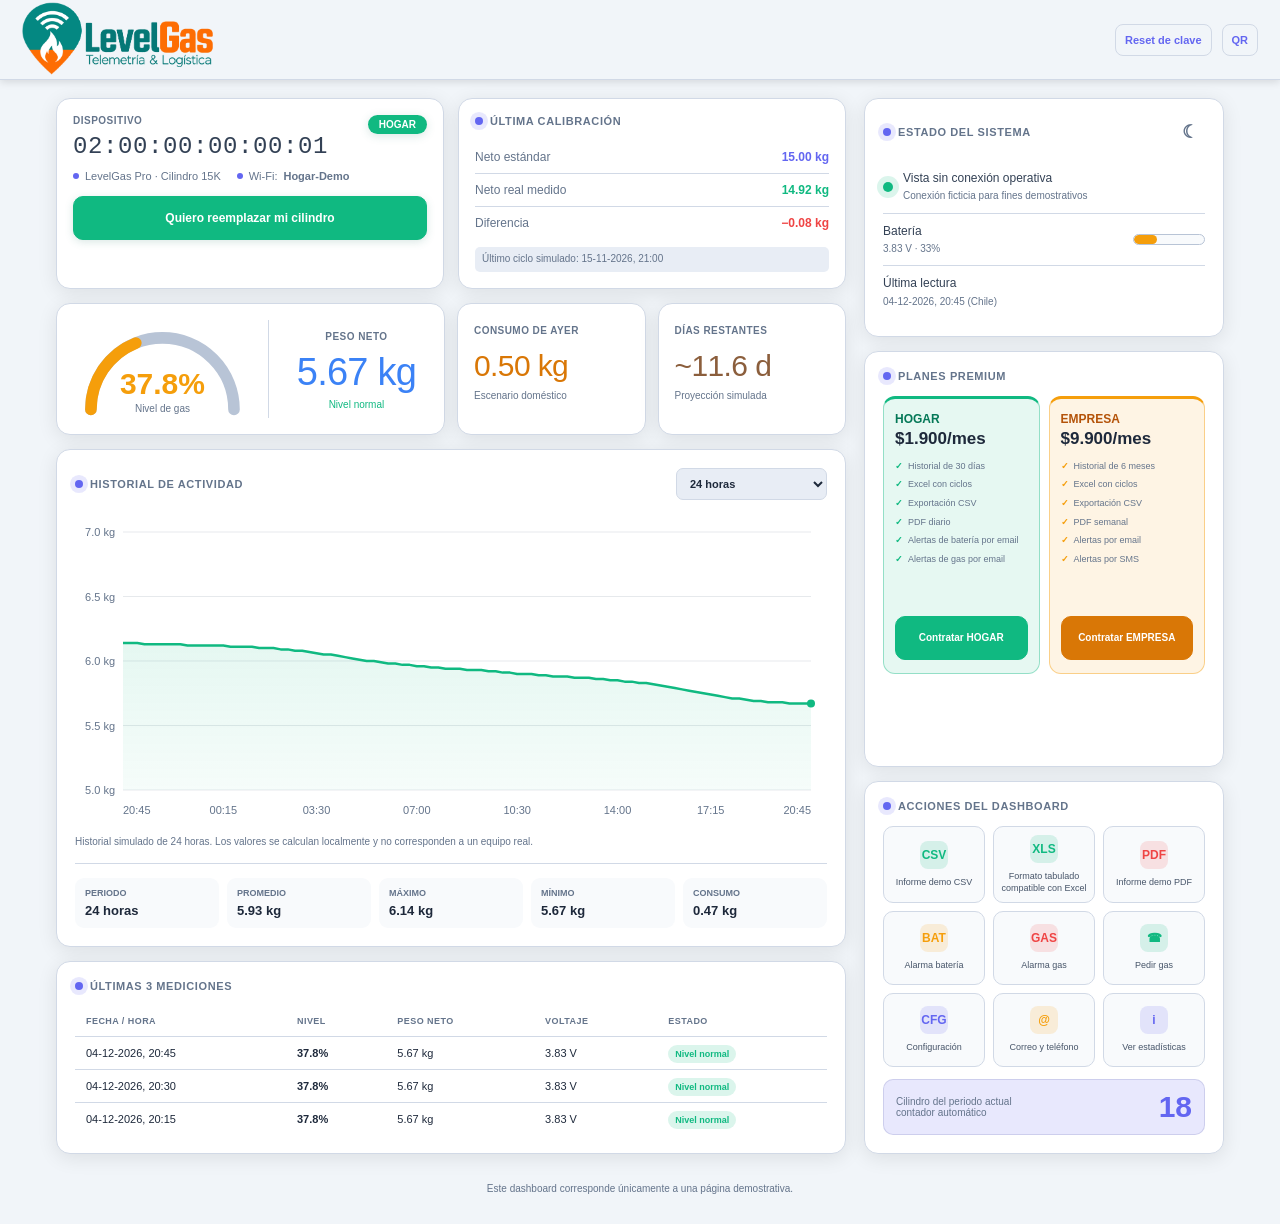
<file: dashboard/demo/index.html>
<!DOCTYPE html>
<html lang="es" data-theme="light">
<head>
  <meta charset="UTF-8">
  <meta name="viewport" content="width=device-width, initial-scale=1.0">
  <meta name="description" content="Demostración interactiva del dashboard LevelGas con datos ficticios y funciones de consulta en modo de solo lectura.">
  <meta name="robots" content="index,follow">
  <meta name="author" content="LevelGas">
  <meta property="og:title" content="Demo interactiva del dashboard LevelGas">
  <meta property="og:description" content="Conoce el dashboard LevelGas mediante una demostración segura con datos simulados.">
  <meta property="og:type" content="website">
  <meta name="twitter:card" content="summary">
  <meta name="twitter:title" content="Demo interactiva del dashboard LevelGas">
  <meta name="twitter:description" content="Conoce el dashboard LevelGas mediante una demostración segura con datos simulados.">
  <title>Demo interactiva | Dashboard LevelGas</title>
  <script id="structured-data-jsonld" type="application/ld+json">{"@context":"https://schema.org","@type":"WebSite","name":"Demo interactiva del dashboard LevelGas","description":"Demostración segura del dashboard LevelGas con datos simulados y funciones informativas de solo lectura.","url":"__SITE_URL__"}</script>
  <style>
    /* @section: design-tokens */
    :root {
      --bg: #f1f5f9;
      --bg-soft: #e8edf5;
      --bg-strong: #dde4ef;
      --card: #ffffff;
      --card-muted: #f8fafc;
      --border: #d1d9e6;
      --border-strong: #b8c4d6;
      --text: #1e293b;
      --muted: #64748b;
      --muted-soft: #94a3b8;
      --primary: #6366f1;
      --primary-soft: rgba(99, 102, 241, .15);
      --teal: var(--primary);
      --teal-dark: #4f46e5;
      --teal-soft: var(--primary-soft);
      --orange: #f59e0b;
      --orange-soft: rgba(245, 158, 11, .15);
      --green: #10b981;
      --green-soft: rgba(16, 185, 129, .15);
      --red: #ef4444;
      --red-soft: rgba(239, 68, 68, .14);
      --blue: #3b82f6;
      --blue-soft: rgba(59, 130, 246, .15);
      --lead: #64748b;
      --brown: #8b5e3c;
      --shadow: 0 4px 20px rgba(0, 0, 0, .09);
      --radius: 14px;
      --radius-sm: 9px;
      --font-body: Inter, "Segoe UI", Roboto, Helvetica, Arial, sans-serif;
      --font-display: Inter, "Segoe UI", Roboto, Helvetica, Arial, sans-serif;
    }
    [data-theme="dark"] {
      --bg: #0f172a;
      --bg-soft: #1e293b;
      --bg-strong: #273549;
      --card: #1e293b;
      --card-muted: #253347;
      --border: #334155;
      --border-strong: #3d5068;
      --text: #f1f5f9;
      --muted: #94a3b8;
      --muted-soft: #64748b;
      --shadow: 0 4px 24px rgba(0, 0, 0, .35);
    }
    * { box-sizing: border-box; }
    html { scroll-behavior: smooth; }
    body { margin: 0; min-width: 320px; min-height: 100vh; overflow-x: hidden; background: var(--bg); color: var(--text); font-family: var(--font-body); }
    body.modal-open { overflow: hidden; }
    button, input, select { font: inherit; }
    button, a { -webkit-tap-highlight-color: transparent; }
    button:focus-visible, a:focus-visible, input:focus-visible { outline: 3px solid rgba(95, 103, 168, .34); outline-offset: 2px; }
    a { color: inherit; }
    [hidden] { display: none !important; }

    /* @section: demo-mode-banner */
    .demo-banner {
      position: sticky; top: 0; z-index: 400; display: grid; grid-template-columns: 1fr auto 1fr; align-items: center;
      width: calc(100% - 32px); max-width: 1240px; min-height: 40px; margin: 0 auto; padding: 7px clamp(14px, 3vw, 36px); background: var(--orange); color: #ffffff;
      border-bottom: 1px solid rgba(146, 64, 14, .22); font-size: 12px; font-weight: 700; letter-spacing: .01em;
    }
    .demo-banner strong { grid-column: 2; text-align: center; }
    .demo-banner span { justify-self: end; font-family: ui-monospace, SFMono-Regular, Menlo, monospace; font-size: 11px; opacity: .9; }

    /* @section: dashboard-header */
    .site-header {
      position: sticky; top: 0; z-index: 300; display: flex; align-items: center; justify-content: space-between;
      width: 100%; height: 80px; margin: 0; padding: 0 22px; background: var(--bg);
      border-bottom: 1px solid var(--border); box-shadow: 0 2px 8px rgba(0, 0, 0, .12);
    }
    .header-brand { display: inline-flex; align-items: center; min-width: 0; height: 80px; text-decoration: none; }
    .header-brand img { width: auto; max-width: 42vw; height: 80px; object-fit: contain; object-position: left center; }
    .header-actions, .header-nav { display: flex; align-items: center; gap: 10px; }
    .btn-qr-hdr { min-height: 32px; display: inline-flex; align-items: center; gap: 5px; padding: 5px 9px; border: 1.5px solid var(--border); border-radius: 8px; background: transparent; color: var(--primary); font-size: 11px; font-weight: 700; cursor: pointer; transition: background .2s, border-color .2s; }
    .btn-qr-hdr:hover { border-color: var(--primary); background: var(--primary-soft); }
    .btn-hd { width: 30px; height: 30px; display: inline-grid; place-items: center; flex: 0 0 auto; border: 0; border-radius: 7px; background: transparent; color: var(--muted); cursor: pointer; }
    .btn-hd:hover { background: var(--bg-strong); color: var(--text); }
    .theme-symbol::before { content: "☾"; font-size: 18px; line-height: 1; }
    [data-theme="dark"] .theme-symbol::before { content: "☀"; }
    .sr-only { position: absolute; width: 1px; height: 1px; padding: 0; margin: -1px; overflow: hidden; clip: rect(0, 0, 0, 0); white-space: nowrap; border: 0; }
    .nav-link, .header-action, .menu-toggle {
      min-height: 44px; display: inline-flex; align-items: center; justify-content: center; gap: 7px; padding: 8px 12px;
      border: 1px solid var(--border); border-radius: 999px; background: var(--card-muted); color: var(--text); text-decoration: none;
      font-size: 12px; font-weight: 800; cursor: pointer; transition: transform .18s ease, border-color .18s ease, background .18s ease;
    }
    .nav-link:hover, .header-action:hover { transform: translateY(-1px); border-color: var(--teal); background: var(--teal-soft); }
    .header-action.readonly { border-color: rgba(154, 101, 47, .55); background: var(--orange-soft); }
    .menu-toggle { display: none; width: 46px; padding: 0; border-radius: 50%; }

    /* @section: dashboard-layout */
    .dashboard-shell { width: 100%; margin: 0; padding: 0 0 28px; }
    .dash { max-width: 1200px; margin: 0 auto; padding: 18px 16px; display: grid; grid-template-columns: minmax(0, 1fr) 360px; gap: 18px; align-items: stretch; }
    .intro-strip {
      display: grid; grid-template-columns: minmax(0, 1fr) auto; gap: 18px; align-items: center; margin-bottom: 18px; padding: 16px 18px;
      border: 1px solid rgba(95, 103, 168, .22); border-left: 5px solid var(--primary); border-radius: var(--radius); background: linear-gradient(105deg, var(--primary-soft), var(--card)); box-shadow: var(--shadow);
    }
    .intro-strip h1 { margin: 0; font: 700 clamp(21px, 2.2vw, 28px)/1.12 var(--font-display); letter-spacing: -.025em; }
    .intro-strip p { max-width: 76ch; margin: 7px 0 0; color: var(--muted); font-size: 12px; line-height: 1.5; }
    .update-clock { min-width: 174px; padding: 10px 13px; border: 1px solid var(--border); border-radius: var(--radius-sm); background: var(--card); text-align: center; }
    .update-clock small { display: block; color: var(--muted); font-size: 9px; font-weight: 700; text-transform: uppercase; letter-spacing: .05em; }
    .update-clock strong { display: block; margin-top: 4px; color: var(--primary); font: 700 22px/1 var(--font-display); font-variant-numeric: tabular-nums; }
    .dashboard-grid { display: grid; grid-template-columns: minmax(0, 1fr) 360px; gap: 18px; align-items: stretch; }
    .main-column { display: flex; flex-direction: column; gap: 14px; min-width: 0; }
    .main-column > .card:last-child { flex: 1; }
    .side-column { display: grid; grid-template-rows: auto 1fr auto; gap: 14px; min-width: 0; position: sticky; top: 98px; align-self: stretch; }
    .card { min-width: 0; padding: 18px; border: 1px solid var(--border); border-radius: var(--radius); background: var(--card); box-shadow: var(--shadow); }
    .card-title { display: flex; align-items: center; gap: 7px; margin: 0 0 14px; color: var(--muted); font-size: 11px; font-weight: 700; letter-spacing: .055em; text-transform: uppercase; }
    .card-title::before { content: ""; width: 8px; height: 8px; border-radius: 50%; background: var(--primary); box-shadow: 0 0 0 5px var(--primary-soft); }
    .card-title .title-action { margin-left: auto; }

    /* @section: device-overview */
    .overview-grid { display: grid; grid-template-columns: 1fr 1fr; gap: 14px; }
    .device-panel, .calibration-panel { min-width: 0; padding: 16px; border: 1px solid var(--border); border-radius: var(--radius); background: var(--card); box-shadow: var(--shadow); }
    .device-top { display: flex; align-items: flex-start; justify-content: space-between; gap: 12px; }
    .device-label { color: var(--muted); font-size: 10px; font-weight: 700; letter-spacing: .05em; text-transform: uppercase; }
    .plan-pill { padding: 4px 11px; border-radius: 999px; background: var(--green); color: #fff; font-size: 10px; font-weight: 700; box-shadow: 0 2px 10px rgba(43, 122, 105, .18); }
    .device-mac { margin-top: 8px; color: #334155; font: 500 clamp(18px, 2.3vw, 24px)/1.1 ui-monospace, SFMono-Regular, Menlo, monospace; letter-spacing: .025em; overflow-wrap: anywhere; }
    [data-theme="dark"] .device-mac { color: #cbd5e1; }
    .device-meta { display: flex; flex-wrap: wrap; gap: 8px 16px; margin-top: 10px; color: var(--muted); font-size: 11px; }
    .device-meta span { display: inline-flex; align-items: center; gap: 6px; }
    .device-meta span::before { content: ""; width: 6px; height: 6px; border-radius: 50%; background: var(--teal); }
    .button {
      min-height: 44px; display: inline-flex; align-items: center; justify-content: center; gap: 8px; padding: 9px 14px;
      border: 1px solid var(--border); border-radius: 10px; background: var(--card-muted); color: var(--text); font-size: 12px; font-weight: 800; cursor: pointer;
      transition: transform .16s ease, border-color .16s ease, background .16s ease;
    }
    .button:hover { transform: translateY(-1px); border-color: var(--teal); }
    .button.primary { border-color: var(--teal); background: var(--teal); color: #fff; }
    .button.orange { border-color: var(--orange); background: var(--orange); color: #182838; }
    .button.full { width: 100%; margin-top: 14px; }
    .button.readonly { border-color: rgba(154, 101, 47, .38); background: var(--orange-soft); color: var(--orange); }
    .device-panel .button.full.readonly { border-color: var(--green); background: var(--green); color: #fff; box-shadow: 0 2px 8px rgba(43, 122, 105, .18); }
    .device-panel .button.full.readonly:hover { border-color: #287865; background: #287865; }
    .calibration-list { display: grid; gap: 0; }
    .calibration-row { display: flex; justify-content: space-between; gap: 12px; padding: 9px 0; border-bottom: 1px solid var(--border); font-size: 12px; }
    .calibration-row:last-child { border: 0; }
    .calibration-row span { color: var(--muted); }
    .calibration-row strong { text-align: right; }
    .calibration-row:nth-child(1) strong { color: var(--primary); }
    .calibration-row:nth-child(2) strong { color: var(--green); }
    .calibration-row:nth-child(3) strong { color: var(--red); }
    .calibration-note { margin: 8px 0 0; padding: 5px 7px; border-radius: 5px; background: var(--bg-soft); color: var(--muted); font-size: 10px; line-height: 1.45; }

    /* @section: metrics */
    .metrics-grid { display: grid; grid-template-columns: repeat(12, minmax(0, 1fr)); gap: 12px; }
    .metrics-grid > .gauge-card { grid-column: span 6; }
    .metrics-grid > .metric-card:not(.gauge-card) { grid-column: span 3; }
    .metric-card { min-width: 0; padding: 16px; border: 1px solid var(--border); border-radius: var(--radius); background: var(--card); box-shadow: var(--shadow); }
    .metric-label { color: var(--muted); font-size: 10px; font-weight: 600; letter-spacing: .045em; text-transform: uppercase; }
    .metric-value { margin-top: 12px; font: 500 clamp(22px, 2.6vw, 30px)/1.05 var(--font-display); letter-spacing: -.02em; overflow-wrap: anywhere; }
    .consumption-card .metric-value { color: #d97706; }
    .remaining-card .metric-value { color: var(--brown); }
    .metric-note { margin-top: 8px; color: var(--muted); font-size: 10px; font-weight: 400; line-height: 1.4; }
    .metric-note.success { color: var(--green); }.metric-note.warning { color: var(--orange); }.metric-note.danger { color: var(--red); }
    .gauge-card { display: grid; grid-template-columns: minmax(150px, 1fr) 1px minmax(115px, .8fr); align-items: center; gap: 16px; }
    .gauge-wrap { position: relative; max-width: 210px; margin: auto; }
    .gauge-wrap svg { display: block; width: 100%; overflow: visible; }
    .gauge-track, #gauge-fill { fill: none; stroke-width: 13; stroke-linecap: round; }
    .gauge-track { stroke: var(--border-strong); }
    #gauge-fill { stroke: var(--orange); transition: stroke-dasharray .65s ease; }
    .gauge-value { position: absolute; inset: auto 0 4%; text-align: center; }
    .gauge-value strong { display: block; color: var(--orange); font: 600 clamp(22px, 3vw, 30px)/1 var(--font-display); }
    .gauge-value span { display: block; margin-top: 4px; color: var(--muted); font-size: 10px; font-weight: 400; }
    .gauge-separator { width: 1px; align-self: stretch; background: var(--border); }
    .weight-stack { text-align: center; }
    .weight-stack strong { display: block; margin-top: 9px; color: var(--blue); font: 500 clamp(25px, 3vw, 38px)/1 var(--font-display); letter-spacing: -.02em; }
    .weight-stack small { display: block; margin-top: 7px; color: var(--muted); font-size: 10px; font-weight: 400; }

    /* @section: history-chart */
    .chart-header { display: flex; flex-wrap: wrap; align-items: center; gap: 12px; margin-bottom: 14px; }
    .chart-header .card-title { flex: 1; margin: 0; }
    .period-select { min-height: 32px; padding: 4px 9px; border: 1px solid var(--border); border-radius: 7px; background: var(--bg-soft); color: var(--text); font-size: 11px; font-weight: 600; cursor: pointer; }
    .period-select:focus { outline: none; border-color: var(--primary); }
    .chart-stage { position: relative; height: 310px; min-width: 0; }
    #history-chart { display: block; width: 100%; height: 100%; touch-action: pan-y; }
    .chart-tooltip { position: absolute; z-index: 4; transform: translateX(-50%); min-width: 150px; padding: 9px 11px; border: 1px solid var(--border); border-radius: 9px; background: var(--card); box-shadow: var(--shadow); pointer-events: none; }
    .chart-tooltip strong, .chart-tooltip span { display: block; }
    .chart-tooltip strong { color: var(--teal); font-size: 14px; }
    .chart-tooltip span { margin-top: 3px; color: var(--muted); font-size: 10px; }
    .chart-description { margin: 10px 0 0; color: var(--muted); font-size: 10px; line-height: 1.5; }
    .summary-grid { display: grid; grid-template-columns: repeat(5, minmax(0, 1fr)); gap: 8px; margin-top: 14px; padding-top: 14px; border-top: 1px solid var(--border); }
    .summary-item { min-width: 0; padding: 10px; border-radius: 9px; background: var(--card-muted); }
    .summary-item small, .summary-item strong { display: block; }
    .summary-item small { color: var(--muted); font-size: 9px; font-weight: 700; text-transform: uppercase; }
    .summary-item strong { margin-top: 5px; font-size: 13px; overflow-wrap: anywhere; }

    /* @section: records-table */
    .table-scroll { overflow-x: auto; -webkit-overflow-scrolling: touch; }
    .records-table { width: 100%; min-width: 700px; border-collapse: collapse; }
    .records-table th, .records-table td { padding: 10px 11px; border-bottom: 1px solid var(--border); text-align: left; white-space: nowrap; }
    .records-table th { color: var(--muted); font-size: 9px; font-weight: 800; letter-spacing: .05em; text-transform: uppercase; }
    .records-table td { font-size: 11px; }
    .records-table tbody tr:last-child td { border-bottom: 0; }
    .record-badge { padding: 4px 7px; border-radius: 999px; font-size: 9px; font-weight: 800; }
    .record-badge.success { background: var(--green-soft); color: var(--green); }.record-badge.warning { background: var(--orange-soft); color: var(--orange); }.record-badge.danger { background: var(--red-soft); color: var(--red); }

    /* @section: system-status */
    .status-row { display: flex; align-items: center; gap: 10px; padding: 9px 0; border-bottom: 1px solid var(--border); }
    .status-row:last-child { border: 0; }
    .status-dot { width: 10px; height: 10px; flex: 0 0 auto; border-radius: 50%; background: var(--muted); }
    .status-dot.online { background: var(--green); box-shadow: 0 0 0 6px var(--green-soft); animation: pulse 2s ease-in-out infinite; }
    @keyframes pulse { 50% { opacity: .45; transform: scale(.75); } }
    .status-copy { min-width: 0; flex: 1; }
    .status-card .card-title, .actions-card .card-title { font-weight: 600; }
    .status-copy strong, .status-copy span { display: block; }
    .status-copy strong { color: #334155; font-size: 12px; font-weight: 500; line-height: 1.35; }
    .status-copy span { margin-top: 3px; color: var(--muted); font-size: 10px; font-weight: 400; line-height: 1.45; overflow-wrap: anywhere; }
    [data-theme="dark"] .status-copy strong { color: #cbd5e1; }
    .battery-track { width: 72px; height: 11px; overflow: hidden; border: 1px solid var(--border-strong); border-radius: 999px; background: var(--card-muted); }
    .battery-track span { display: block; width: 0; height: 100%; border-radius: inherit; background: var(--green); transition: width .5s ease; }

    /* @section: plans-and-actions */
    .plan-grid { display: grid; grid-template-columns: 1fr 1fr; gap: 9px; }
    .plan-card { min-width: 0; padding: 13px 11px; border: 1px solid rgba(16, 185, 129, .38); border-top: 3px solid var(--green); border-radius: 12px; background: rgba(16, 185, 129, .10); color: var(--text); }
    .plan-card.empresa { border-color: rgba(245, 158, 11, .42); border-top-color: var(--orange); background: rgba(245, 158, 11, .11); color: var(--text); }
    .plan-name { color: #047857; font-size: 12px; font-weight: 700; }
    .plan-card.empresa .plan-name { color: #b45309; }
    [data-theme="dark"] .plan-name { color: #6ee7b7; }
    [data-theme="dark"] .plan-card.empresa .plan-name { color: #fbbf24; }
    .plan-price { margin-top: 4px; color: var(--text); font: 600 17px/1.1 var(--font-display); }
    .plan-card ul { min-height: 145px; margin: 11px 0; padding: 0; list-style: none; }
    .plan-card li { position: relative; margin-top: 6px; padding-left: 13px; color: var(--muted); font-size: 9px; font-weight: 400; line-height: 1.4; }
    .plan-card li::before { content: "✓"; position: absolute; left: 0; color: var(--green); font-weight: 700; }
    .plan-card.empresa li::before { color: var(--orange); }
    .plan-action { width: 100%; min-height: 44px; padding: 8px; font-size: 10px; font-weight: 600; }
    .plan-card.hogar .plan-action { border-color: var(--green); background: var(--green); color: #fff; }
    .plan-card.empresa .plan-action { border-color: #d97706; background: #d97706; color: #fff; }
    .action-grid { display: grid; grid-template-columns: repeat(3, minmax(0, 1fr)); gap: 8px; }
    .action-button { min-height: 74px; display: flex; flex-direction: column; align-items: center; justify-content: center; gap: 7px; padding: 8px 5px; border: 1px solid var(--border); border-radius: 10px; background: var(--card-muted); color: #475569; font-size: 9px; font-weight: 500; line-height: 1.35; text-align: center; cursor: pointer; }
    [data-theme="dark"] .action-button { color: #cbd5e1; }
    .action-button:hover { border-color: var(--teal); background: var(--teal-soft); }
    .action-icon { width: 28px; height: 28px; display: grid; place-items: center; border-radius: 8px; background: var(--teal-soft); color: var(--teal); font: 700 12px/1 var(--font-display); }
    .action-button.mutation .action-icon { background: var(--orange-soft); color: var(--orange); }
    .action-button.export .action-icon { background: var(--green-soft); color: var(--green); }
    .action-button:nth-child(3) .action-icon, .action-button:nth-child(5) .action-icon { background: var(--red-soft); color: var(--red); }
    .action-button:nth-child(6) .action-icon { background: var(--green-soft); color: var(--green); }
    .action-button:nth-child(7) .action-icon, .action-button:nth-child(9) .action-icon { background: var(--primary-soft); color: var(--primary); }
    .cycle-box { display: flex; align-items: center; justify-content: space-between; gap: 12px; margin-top: 12px; padding: 12px; border: 1px solid rgba(95, 103, 168, .20); border-radius: 10px; background: var(--primary-soft); }
    .cycle-box span { color: var(--muted); font-size: 10px; }.cycle-box strong { color: var(--primary); font: 800 30px/1 var(--font-display); }

    /* @section: modal-system */
    .modal-overlay { position: fixed; inset: 0; z-index: 900; display: grid; place-items: center; padding: 18px; background: rgba(8, 18, 28, .72); }
    .modal-card { width: min(620px, 100%); max-height: min(88vh, 760px); overflow-y: auto; padding: 22px; border: 1px solid var(--border); border-radius: 18px; background: var(--card); box-shadow: 0 24px 70px rgba(0, 0, 0, .35); }
    .modal-header { display: flex; align-items: center; justify-content: space-between; gap: 15px; margin-bottom: 18px; }
    .modal-header h2 { margin: 0; font: 800 22px/1.1 var(--font-display); }
    .modal-close { width: 44px; height: 44px; border: 1px solid var(--border); border-radius: 50%; background: var(--card-muted); color: var(--text); font-size: 18px; cursor: pointer; }
    .readonly-callout { margin-bottom: 17px; padding: 11px 13px; border: 1px solid rgba(154, 101, 47, .42); border-left: 5px solid var(--orange); border-radius: 9px; background: var(--orange-soft); color: var(--muted); font-size: 11px; line-height: 1.5; }
    .cylinder-options { display: grid; grid-template-columns: repeat(4, 1fr); gap: 8px; }
    .cylinder-choice { min-width: 0; padding: 10px 5px; border: 2px solid var(--border); border-radius: 11px; background: var(--card-muted); color: var(--text); text-align: center; cursor: pointer; }
    .cylinder-choice.selected { border-color: var(--teal); background: var(--teal-soft); }
    .cylinder-choice img { width: 100%; height: 105px; object-fit: contain; }
    .cylinder-choice strong { display: block; margin-top: 5px; }
    .readonly-fields { display: grid; grid-template-columns: repeat(3, 1fr); gap: 10px; margin-top: 16px; }
    .field label { display: block; margin-bottom: 5px; color: var(--muted); font-size: 9px; font-weight: 800; text-transform: uppercase; }
    .field input { width: 100%; min-height: 44px; padding: 9px 11px; border: 1px solid var(--border); border-radius: 9px; background: var(--card-muted); color: var(--text); }
    .provider-list { display: grid; gap: 8px; margin: 0; padding: 0; list-style: none; }
    .provider-list li { display: flex; align-items: center; gap: 12px; padding: 11px; border: 1px solid var(--border); border-radius: 10px; background: var(--card-muted); }
    .provider-list li > span { min-width: 0; flex: 1; }.provider-list strong, .provider-list small { display: block; }.provider-list strong { font-size: 12px; }.provider-list small { margin-top: 3px; color: var(--muted); }
    .icon-button { min-height: 44px; padding: 8px 11px; border: 1px solid var(--border); border-radius: 9px; background: var(--card); color: var(--teal); font-size: 10px; font-weight: 800; cursor: pointer; }
    .stat-detail-grid { display: grid; grid-template-columns: repeat(2, 1fr); gap: 10px; }
    .stat-detail-grid > div { padding: 13px; border-radius: 11px; background: var(--card-muted); }
    .stat-detail-grid small, .stat-detail-grid strong { display: block; }.stat-detail-grid small { color: var(--muted); font-size: 10px; }.stat-detail-grid strong { margin-top: 7px; font-size: 17px; }

    /* @section: feedback-and-loading */
    .toast { position: fixed; z-index: 1200; left: 50%; bottom: 24px; width: min(520px, calc(100% - 28px)); transform: translate(-50%, 140%); padding: 13px 16px; border: 1px solid rgba(154, 101, 47, .55); border-radius: 12px; background: #182838; color: #fff; box-shadow: 0 18px 44px rgba(0, 0, 0, .28); font-size: 12px; font-weight: 700; text-align: center; opacity: 0; transition: transform .25s ease, opacity .25s ease; }
    .toast.visible { transform: translate(-50%, 0); opacity: 1; }
    .load-error { margin: 16px; padding: 14px; border: 1px solid var(--red); border-radius: 10px; background: var(--red-soft); color: var(--red); text-align: center; }
    .demo-footer { max-width: 1200px; margin: 2px auto 0; padding: 8px 16px 0; color: var(--muted); font-size: 10px; line-height: 1.45; text-align: center; }

    /* @section: responsive-layout */
    @media (max-width: 960px) {
      .dash, .dashboard-grid { grid-template-columns: 1fr; }
      .side-column { position: static; grid-template: auto / repeat(2, minmax(0, 1fr)); align-items: start; }
      .side-column > .card:last-child { grid-column: 1 / -1; }
    }
    @media (max-width: 820px) {
      .overview-grid { grid-template-columns: 1fr; }
      .side-column { grid-template: auto / 1fr; }
      .side-column > .card:last-child { grid-column: auto; }
      .summary-grid { grid-template-columns: repeat(3, minmax(0, 1fr)); }
    }
    @media (max-width: 700px) {
      .metrics-grid { grid-template-columns: repeat(2, minmax(0, 1fr)); }
      .metrics-grid > .gauge-card { grid-column: span 2; }
      .metrics-grid > .metric-card:not(.gauge-card) { grid-column: span 1; }
    }
    @media (max-width: 620px) {
      .site-header { padding: 0 12px; }
      .header-brand img { height: 68px; }
      .dash { padding: 14px 10px; }
      .card, .device-panel, .calibration-panel { padding: 14px; }
      .gauge-card { gap: 11px; padding-inline: 11px; }
      .metric-value { font-size: 24px; }
      .chart-stage { height: 270px; }
      .summary-grid { grid-template-columns: repeat(2, minmax(0, 1fr)); }
      .action-grid { grid-template-columns: repeat(2, minmax(0, 1fr)); }
      .plan-grid { grid-template-columns: 1fr; }
      .plan-card ul { min-height: 0; }
      .cylinder-options { grid-template-columns: repeat(2, minmax(0, 1fr)); }
      .readonly-fields { grid-template-columns: 1fr; }
    }
    @media (max-width: 390px) {
      .btn-qr-hdr { padding-inline: 7px; font-size: 10px; }
      .gauge-card { grid-template-columns: 1fr; }
      .gauge-separator { width: 100%; height: 1px; }
      .metrics-grid { grid-template-columns: 1fr; }
      .metrics-grid > .gauge-card, .metrics-grid > .metric-card:not(.gauge-card), .remaining-card { grid-column: auto !important; }
      .summary-grid { grid-template-columns: 1fr 1fr; }
    }
    @media (prefers-reduced-motion: reduce) { *, *::before, *::after { scroll-behavior: auto !important; animation: none !important; transition-duration: .01ms !important; } }

    /* @section: demo-print-report */
    @media print {
      .demo-banner, .site-header, .intro-strip, .overview-grid, .metrics-grid, .side-column, .button, .toast, .demo-footer { display: none !important; }
      body { background: #fff; color: #1e293b; }
      .dashboard-shell, .dashboard-grid, .main-column { display: block; width: 100%; padding: 0; }
      .card { box-shadow: none; break-inside: avoid; margin-bottom: 18px; }
      .main-column::before { content: "LEVELGAS — INFORME DEMOSTRATIVO · DATOS SIMULADOS"; display: block; margin-bottom: 14px; padding-bottom: 10px; border-bottom: 3px solid #f59e0b; color: #1e293b; font-weight: 700; }
      .chart-stage { height: 250px; }
    }
  </style>
</head>
<body>
  <!-- @section: dashboard-header -->
  <header class="site-header">
    <a class="header-brand" href="/" aria-label="Volver al sitio principal de LevelGas">
      <img src="../assets/logo-header.png" alt="LevelGas">
    </a>
    <div class="header-actions">
      <button class="btn-qr-hdr" type="button" data-blocked="reset-key">Reset de clave</button>
      <button class="btn-qr-hdr" type="button" data-blocked="download-qr">QR</button>
    </div>
  </header>

  <p id="load-error" class="load-error" hidden></p>

  <main class="dashboard-shell">
    <span id="next-update" hidden>15:00</span>
    <div class="dashboard-grid dash">
      <div class="main-column">
        <!-- @section: device-overview -->
        <section id="resumen" class="overview-grid" aria-label="Dispositivo y calibración demostrativos">
          <article class="device-panel">
            <div class="device-top">
              <div>
                <div class="device-label">Dispositivo</div>
                <div id="device-mac" class="device-mac">02:00:00:00:00:01</div>
              </div>
              <span class="plan-pill">HOGAR</span>
            </div>
            <div class="device-meta">
              <span id="device-model">LevelGas Pro · Cilindro 15K</span>
              <span>Wi-Fi: <b id="wifi-name">Hogar-Demo</b></span>
            </div>
            <button class="button full readonly" type="button" data-open-modal="config-modal">Quiero reemplazar mi cilindro</button>
          </article>
          <article class="calibration-panel">
            <h2 class="card-title">Última calibración</h2>
            <div class="calibration-list">
              <div class="calibration-row"><span>Neto estándar</span><strong id="cal-standard">15.00 kg</strong></div>
              <div class="calibration-row"><span>Neto real medido</span><strong id="cal-real">14.92 kg</strong></div>
              <div class="calibration-row"><span>Diferencia</span><strong id="cal-diff">−0.08 kg</strong></div>
            </div>
            <p id="cal-date" class="calibration-note">Ciclo simulado</p>
          </article>
        </section>

        <!-- @section: primary-metrics -->
        <section class="metrics-grid" aria-label="Métricas simuladas">
          <article class="metric-card gauge-card">
            <div class="gauge-wrap">
              <svg viewBox="0 0 200 110" aria-hidden="true">
                <path class="gauge-track" d="M 20 100 A 80 80 0 0 1 180 100"></path>
                <path id="gauge-fill" d="M 20 100 A 80 80 0 0 1 180 100"></path>
              </svg>
              <div class="gauge-value"><strong id="gauge-pct">--%</strong><span>Nivel de gas</span></div>
            </div>
            <div class="gauge-separator"></div>
            <div class="weight-stack">
              <span class="metric-label">Peso neto</span>
              <strong id="net-weight">-- kg</strong>
              <small id="level-state" class="metric-note">Cargando escenario</small>
            </div>
          </article>
          <article class="metric-card consumption-card">
            <span class="metric-label">Consumo de ayer</span>
            <div id="daily-use" class="metric-value">-- kg</div>
            <div class="metric-note">Escenario doméstico</div>
          </article>
          <article class="metric-card remaining-card">
            <span class="metric-label">Días restantes</span>
            <div id="days-left" class="metric-value">--</div>
            <div class="metric-note">Proyección simulada</div>
          </article>
        </section>

        <!-- @section: history-chart -->
        <section id="historial" class="card" aria-labelledby="history-title">
          <div class="chart-header">
            <h2 id="history-title" class="card-title">Historial de actividad</h2>
            <select id="period-select" class="period-select" aria-label="Seleccionar periodo del gráfico">
              <option value="24h">24 horas</option>
              <option value="7d" disabled>7 días · no editable</option>
              <option value="30d" disabled>30 días · no editable</option>
              <option value="6m" disabled>6 meses · no editable</option>
            </select>
          </div>
          <div class="chart-stage">
            <canvas id="history-chart" role="img" aria-label="Gráfico de peso neto simulado"></canvas>
            <div id="chart-tooltip" class="chart-tooltip" hidden></div>
          </div>
          <p id="chart-description" class="chart-description">Historial simulado de 24 horas. Los valores se calculan localmente y no corresponden a un equipo real.</p>
          <div class="summary-grid" aria-label="Resumen estadístico del periodo">
            <div class="summary-item"><small>Periodo</small><strong id="summary-period">24 horas</strong></div>
            <div class="summary-item"><small>Promedio</small><strong id="summary-average">-- kg</strong></div>
            <div class="summary-item"><small>Máximo</small><strong id="summary-max">-- kg</strong></div>
            <div class="summary-item"><small>Mínimo</small><strong id="summary-min">-- kg</strong></div>
            <div class="summary-item"><small>Consumo</small><strong id="summary-consumed">-- kg</strong></div>
          </div>
        </section>

        <!-- @section: recent-records -->
        <section class="card" aria-labelledby="records-title">
          <h2 id="records-title" class="card-title">Últimas 3 mediciones</h2>
          <div class="table-scroll">
            <table class="records-table">
              <thead><tr><th>Fecha / Hora</th><th>Nivel</th><th>Peso neto</th><th>Voltaje</th><th>Estado</th></tr></thead>
              <tbody id="records-body"><tr><td colspan="5">Cargando datos…</td></tr></tbody>
            </table>
          </div>
        </section>
      </div>

      <aside class="side-column" aria-label="Estado, planes y acciones">
        <!-- @section: system-status -->
        <section class="card status-card">
          <h2 class="card-title">Estado del sistema <button id="theme-toggle" class="btn-hd title-action" type="button" aria-label="Activar modo oscuro" title="Cambiar tema"><span class="theme-symbol" aria-hidden="true"></span><span id="theme-label" class="sr-only">Modo oscuro</span></button></h2>
          <div class="status-row">
            <span id="connection-dot" class="status-dot online"></span>
            <div class="status-copy"><strong id="system-state">Equipo simulado activo</strong><span>Conexión ficticia para fines demostrativos</span></div>
          </div>
          <div class="status-row">
            <div class="status-copy"><strong>Batería</strong><span id="battery-value">-- V · --%</span></div>
            <div class="battery-track" aria-hidden="true"><span id="battery-fill"></span></div>
          </div>
          <div class="status-row">
            <div class="status-copy"><strong>Última lectura</strong><span id="last-reading">Cargando…</span></div>
          </div>
        </section>

        <!-- @section: premium-plans -->
        <section class="card">
          <h2 class="card-title">Planes Premium</h2>
          <div id="plan-grid" class="plan-grid" aria-live="polite"></div>
        </section>

        <!-- @section: dashboard-actions -->
        <section class="card actions-card">
          <h2 class="card-title">Acciones del dashboard</h2>
          <div class="action-grid">
            <button class="action-button export" type="button" data-export="csv"><span class="action-icon">CSV</span>Informe demo CSV</button>
            <button class="action-button export" type="button" data-export="excel"><span class="action-icon">XLS</span>Formato tabulado compatible con Excel</button>
            <button class="action-button export" type="button" data-export="pdf"><span class="action-icon">PDF</span>Informe demo PDF</button>
            <button class="action-button mutation" type="button" data-blocked="battery-alert"><span class="action-icon">BAT</span>Alarma batería</button>
            <button class="action-button mutation" type="button" data-blocked="gas-alert"><span class="action-icon">GAS</span>Alarma gas</button>
            <button class="action-button" type="button" data-open-modal="provider-modal"><span class="action-icon">☎</span>Pedir gas</button>
            <button class="action-button mutation" type="button" data-open-modal="config-modal"><span class="action-icon">CFG</span>Configuración</button>
            <button class="action-button mutation" type="button" data-blocked="contact-edit"><span class="action-icon">@</span>Correo y teléfono</button>
            <button class="action-button" type="button" data-open-modal="stats-modal"><span class="action-icon">i</span>Ver estadísticas</button>
          </div>
          <div class="cycle-box"><span>Cilindro del periodo actual<br>contador automático</span><strong id="cycle-count">—</strong></div>
        </section>
      </aside>
    </div>

    <footer class="demo-footer">Este dashboard corresponde únicamente a una página demostrativa.</footer>
  </main>

  <!-- @section: configuration-modal -->
  <div id="config-modal" class="modal-overlay" role="dialog" aria-modal="true" aria-labelledby="config-title" hidden>
    <div class="modal-card">
      <div class="modal-header"><h2 id="config-title">Configuración del cilindro</h2><button class="modal-close" type="button" data-close-modal aria-label="Cerrar">×</button></div>
      <div class="readonly-callout"><strong>Vista de solo lectura.</strong> Los controles se muestran para que conozcas el flujo operativo, pero no guardan ni modifican información.</div>
      <div class="cylinder-options" aria-label="Modelos compatibles">
        <button class="cylinder-choice" type="button" data-cylinder="5K" data-blocked="cylinder-5k"><img src="../assets/cylinder-5k.png" alt="Cilindro 5K"><strong>5K</strong></button>
        <button class="cylinder-choice" type="button" data-cylinder="11K" data-blocked="cylinder-11k"><img src="../assets/cylinder-11k.png" alt="Cilindro 11K"><strong>11K</strong></button>
        <button class="cylinder-choice selected" type="button" data-cylinder="15K" data-blocked="cylinder-15k"><img src="../assets/cylinder-15k.png" alt="Cilindro 15K"><strong>15K</strong></button>
        <button class="cylinder-choice" type="button" data-cylinder="45K" data-blocked="cylinder-45k"><img src="../assets/cylinder-45k.png" alt="Cilindro 45K"><strong>45K</strong></button>
      </div>
      <div class="readonly-fields">
        <div class="field"><label for="config-cylinder">Cilindro configurado</label><input id="config-cylinder" type="text" value="15K" readonly></div>
        <div class="field"><label for="config-tare">Tara</label><input id="config-tare" type="text" value="13.2 kg" readonly></div>
        <div class="field"><label for="config-full">Peso lleno</label><input id="config-full" type="text" value="28.2 kg" readonly></div>
      </div>
      <button class="button full readonly" type="button" data-blocked="advanced-config">Configuración avanzada</button>
      <button class="button full primary" type="button" data-blocked="save-config">Guardar calibración</button>
    </div>
  </div>

  <!-- @section: provider-modal -->
  <div id="provider-modal" class="modal-overlay" role="dialog" aria-modal="true" aria-labelledby="provider-title" hidden>
    <div class="modal-card">
      <div class="modal-header"><h2 id="provider-title">Pedir recarga de gas</h2><button class="modal-close" type="button" data-close-modal aria-label="Cerrar">×</button></div>
      <div class="readonly-callout">Los proveedores y teléfonos son ficticios. La llamada, edición, eliminación o incorporación de proveedores está bloqueada en la demostración.</div>
      <ul id="provider-list" class="provider-list"></ul>
      <button class="button full readonly" type="button" data-blocked="provider-add">Agregar proveedor</button>
      <button class="button full primary" type="button" data-blocked="provider-save">Guardar proveedor</button>
    </div>
  </div>

  <!-- @section: statistics-modal -->
  <div id="stats-modal" class="modal-overlay" role="dialog" aria-modal="true" aria-labelledby="stats-title" hidden>
    <div class="modal-card">
      <div class="modal-header"><h2 id="stats-title">Estadísticas del periodo</h2><button class="modal-close" type="button" data-close-modal aria-label="Cerrar">×</button></div>
      <div class="readonly-callout">Resumen calculado exclusivamente con el conjunto de datos simulado que estás viendo.</div>
      <div class="stat-detail-grid">
        <div><small>Periodo seleccionado</small><strong id="summary-period-modal">Usa los controles del gráfico</strong></div>
        <div><small>Plan demostrado</small><strong>HOGAR</strong></div>
        <div><small>Cilindro</small><strong>15K</strong></div>
        <div><small>Actualización</small><strong>Cada 15 min</strong></div>
      </div>
      <button class="button full" type="button" data-close-modal>Volver al dashboard</button>
    </div>
  </div>

  <div id="demo-toast" class="toast" role="status" aria-live="polite">Función disponible en la versión operativa de LevelGas.</div>
  <script src="./demo.js?v=35" defer></script>
</body>
</html>
</file>
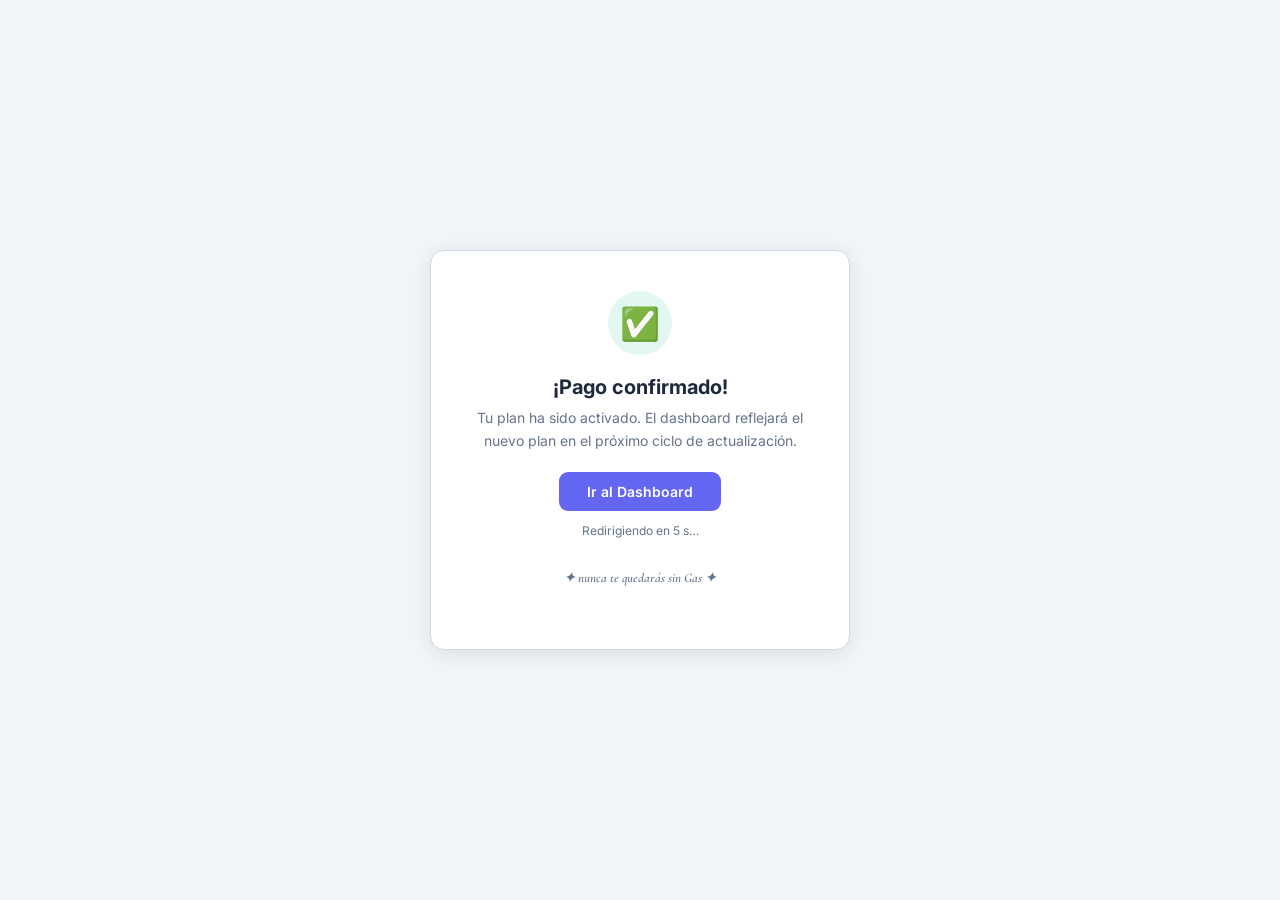
<file: dashboard/return.html>
<!DOCTYPE html>
<html lang="es" data-theme="light">
<head>
<meta charset="UTF-8">
<meta name="viewport" content="width=device-width, initial-scale=1.0">
<title>LevelGas · Pago procesado</title>
<meta name="theme-color" content="#6366f1">
<link href="https://fonts.googleapis.com/css2?family=Inter:wght@300;400;600;700&family=Cormorant+Garamond:ital,wght@1,600&display=swap" rel="stylesheet">
<style>
:root {
  --bg:#f1f5f9; --card:#ffffff; --border:#d1d9e6;
  --text:#1e293b; --muted:#64748b;
  --primary:#6366f1; --primary-dim:rgba(99,102,241,.12);
  --green:#10b981; --green-dim:rgba(16,185,129,.12);
  --shadow:0 4px 20px rgba(0,0,0,.09);
  --radius:14px;
}
*{box-sizing:border-box;margin:0;padding:0}
body{
  font-family:'Inter',sans-serif;
  background:var(--bg);color:var(--text);
  min-height:100vh;
  display:flex;flex-direction:column;
  align-items:center;justify-content:center;
  padding:24px;
}
.card{
  background:var(--card);
  border:1px solid var(--border);
  border-radius:var(--radius);
  box-shadow:var(--shadow);
  padding:40px 36px;
  max-width:420px;width:100%;
  text-align:center;
}
.icon{
  width:64px;height:64px;border-radius:50%;
  background:var(--green-dim);
  display:flex;align-items:center;justify-content:center;
  margin:0 auto 20px;
  font-size:32px;
}
.icon.spinning{
  background:var(--primary-dim);
  animation:spin 1.2s linear infinite;
}
@keyframes spin{to{transform:rotate(360deg)}}
h1{font-size:20px;font-weight:700;margin-bottom:8px}
p{font-size:14px;color:var(--muted);line-height:1.6;margin-bottom:20px}
.btn{
  display:inline-block;
  background:var(--primary);color:#fff;
  font-size:14px;font-weight:600;
  padding:11px 28px;border-radius:9px;
  text-decoration:none;border:none;cursor:pointer;
  transition:opacity .2s;
}
.btn:hover{opacity:.88;text-decoration:none}
.slogan{
  font-family:'Cormorant Garamond',serif;
  font-style:italic;font-weight:600;
  font-size:13px;color:var(--muted);
  margin-top:28px;
}
.countdown{font-size:12px;color:var(--muted);margin-top:10px}
</style>
</head>
<body>
<div class="card" id="card">
  <div class="icon spinning" id="icon">⏳</div>
  <h1 id="title">Verificando pago…</h1>
  <p id="msg">Estamos confirmando tu pago con Flow. Serás redirigido automáticamente en unos segundos.</p>
  <a href="#" class="btn" id="btn" style="display:none">Ir al Dashboard</a>
  <p class="countdown" id="cd"></p>
  <p class="slogan">✦ nunca te quedarás sin Gas ✦</p>
</div>

<script>
(function () {
  // Extraer device desde query string (urlReturn lo incluye)
  const params  = new URLSearchParams(window.location.search);
  const device  = params.get("device") || "";
  /* PARCHE [2026-08-23]: usar el MISMO origen que esta página. Estaba fijo en
     https://levelgas.cl mientras el sitio se sirve desde www.levelgas.cl: el
     salto de origen vaciaba localStorage en cada retorno de pago y el
     dashboard arrancaba sin clave guardada. */
  const dashUrl = window.location.origin + "/dashboard/" +
                  (device ? "?device=" + encodeURIComponent(device) + "&plan_ok=1" : "?plan_ok=1");

  const icon  = document.getElementById("icon");
  const title = document.getElementById("title");
  const msg   = document.getElementById("msg");
  const btn   = document.getElementById("btn");
  const cd    = document.getElementById("cd");

  btn.href = dashUrl;

  // Redirige automáticamente tras N segundos
  let secs = 5;
  function tick() {
    cd.textContent = "Redirigiendo en " + secs + " s…";
    if (secs <= 0) {
      window.location.replace(dashUrl);
      return;
    }
    secs--;
    setTimeout(tick, 1000);
  }

  // Mostrar estado OK tras breve pausa (el webhook ya procesó el pago)
  setTimeout(function () {
    icon.textContent  = "✅";
    icon.classList.remove("spinning");
    icon.style.background = "var(--green-dim)";
    title.textContent = "¡Pago confirmado!";
    msg.textContent   = "Tu plan ha sido activado. El dashboard reflejará el nuevo plan en el próximo ciclo de actualización.";
    btn.style.display = "inline-block";
    tick();
  }, 1200);
})();
</script>
</body>
</html>
</file>
